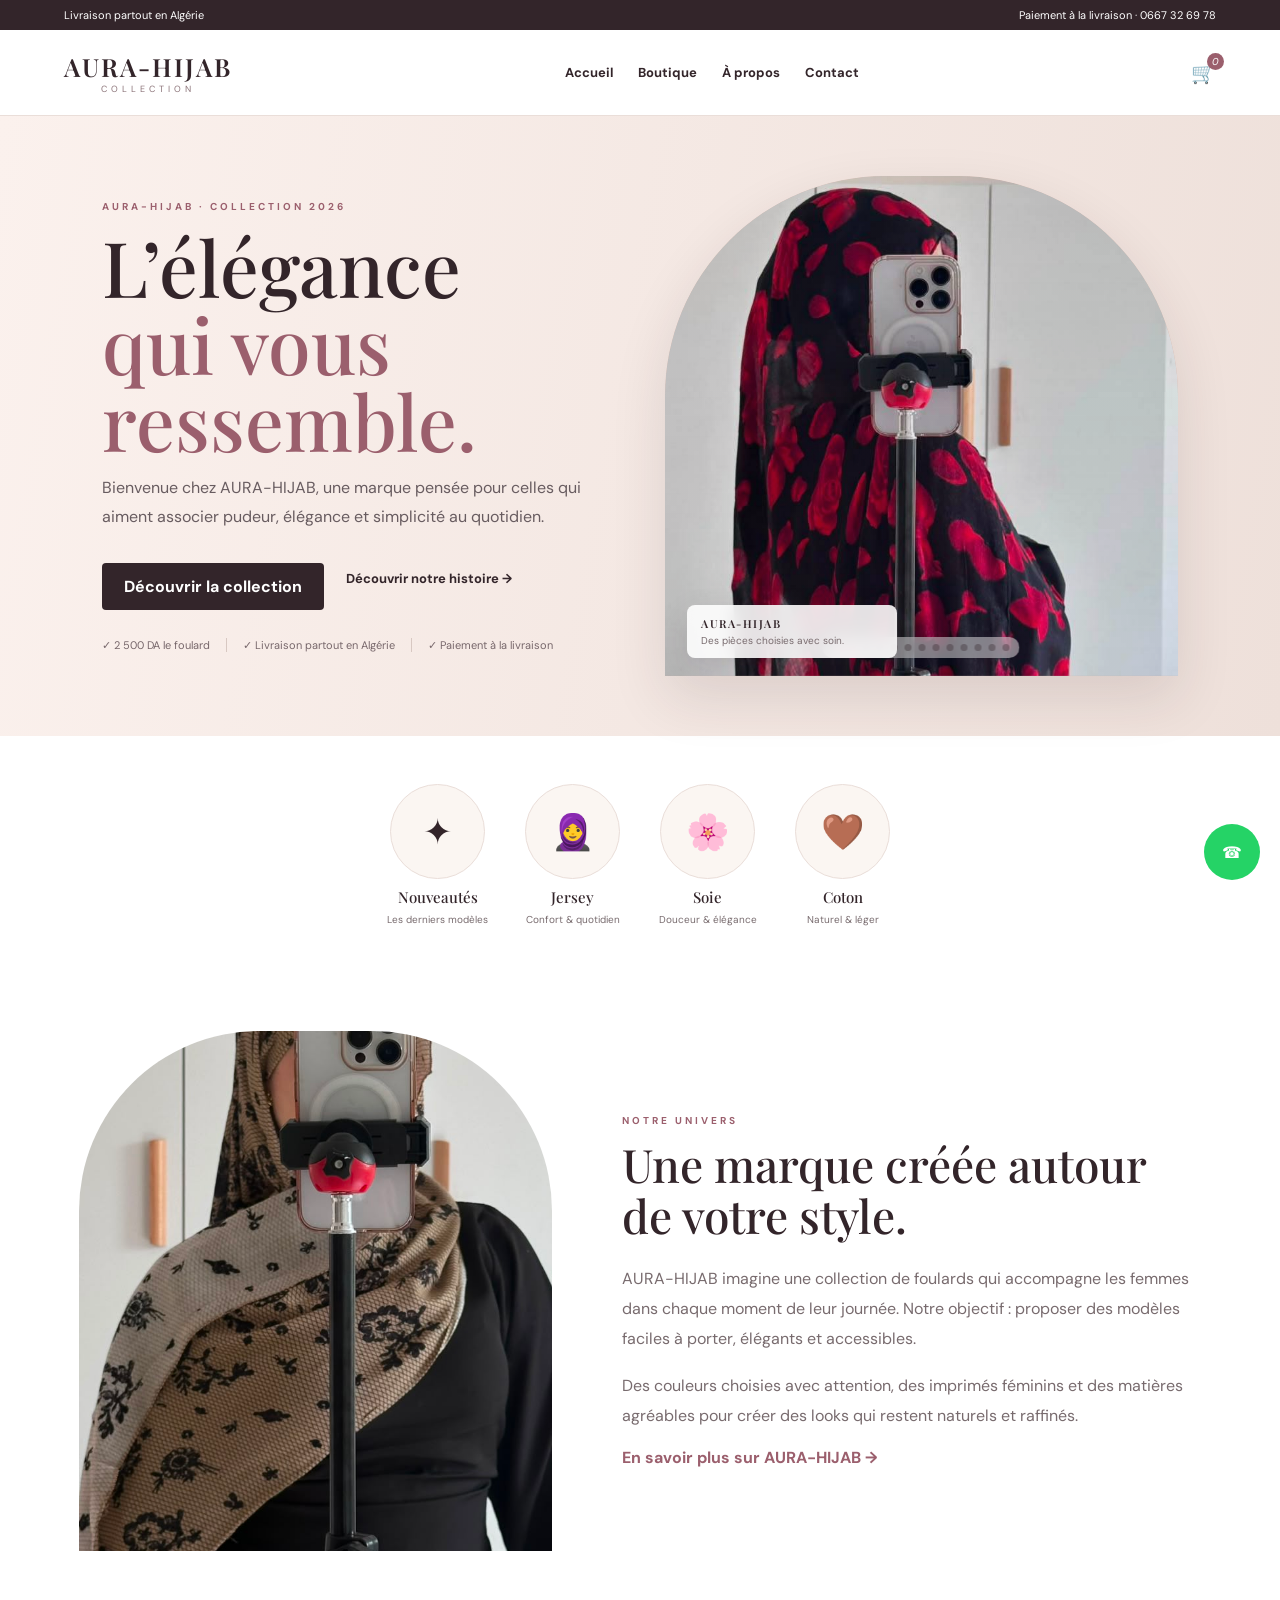
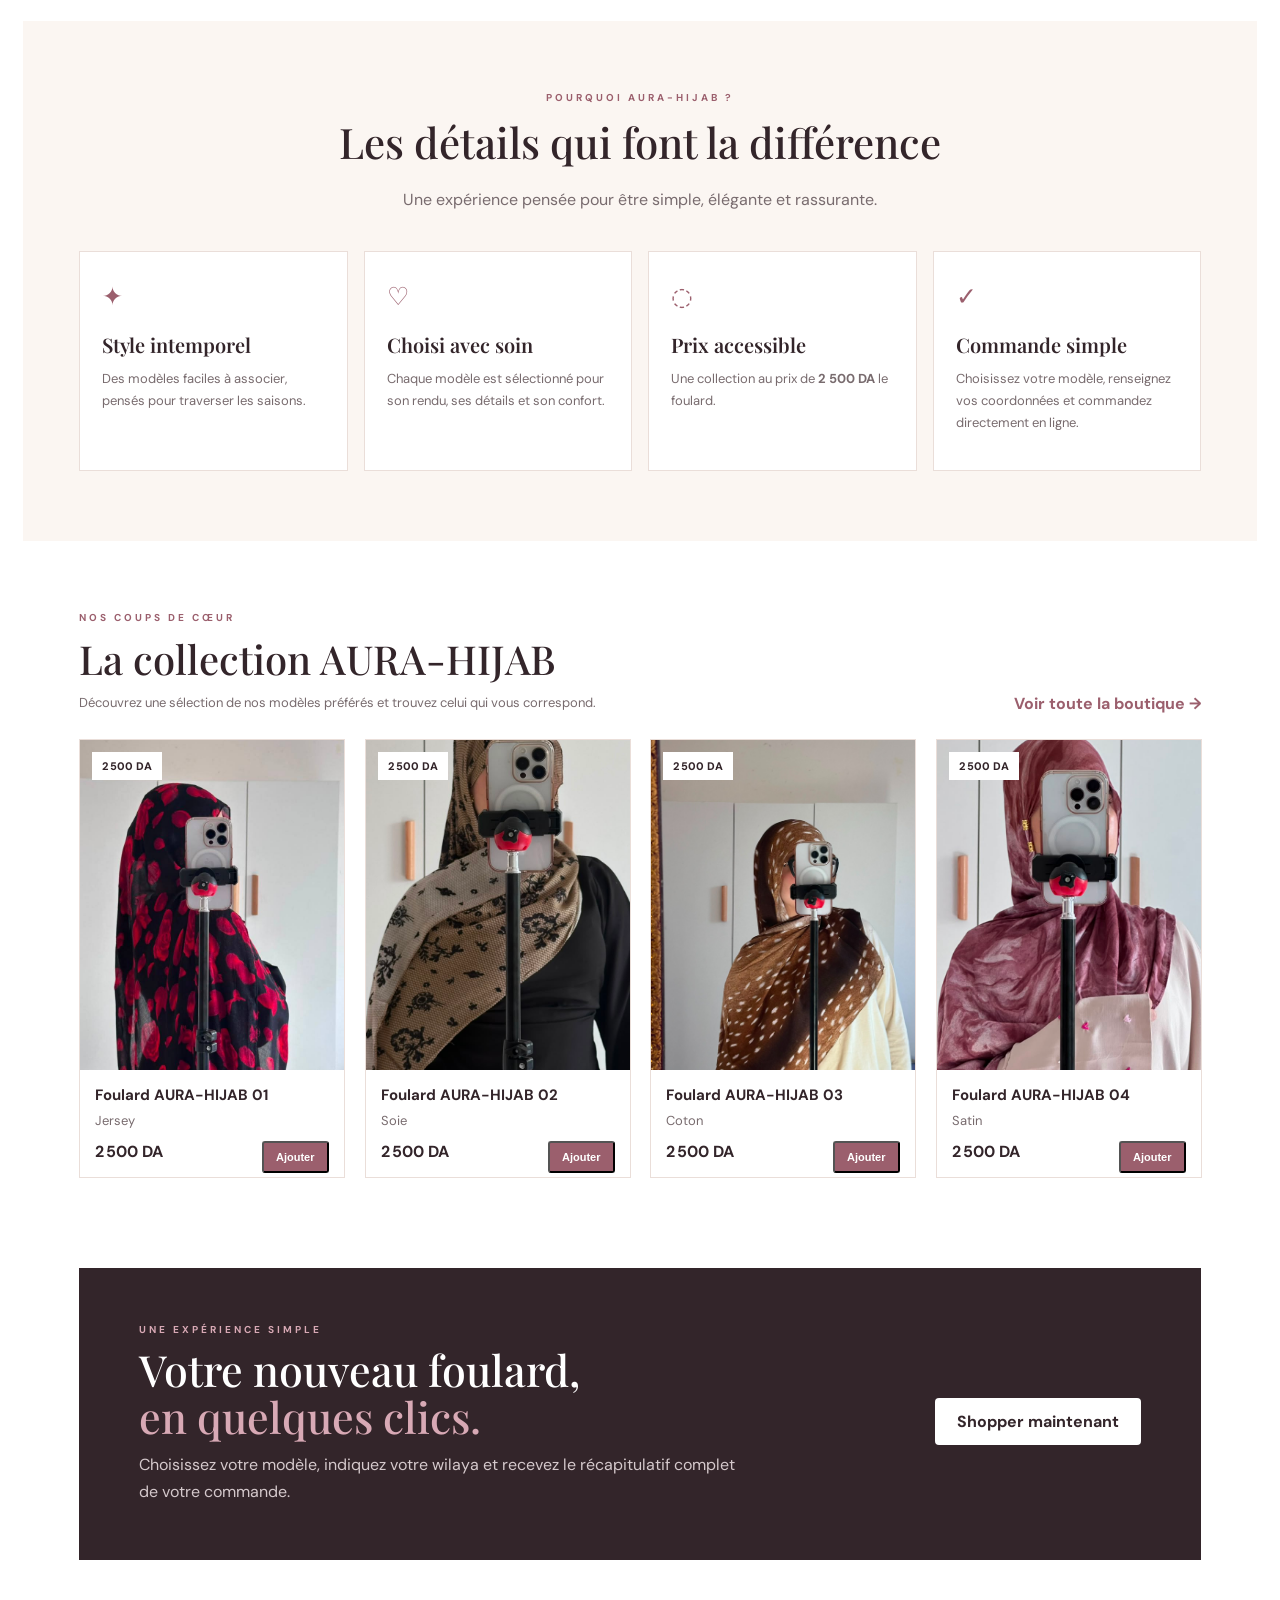
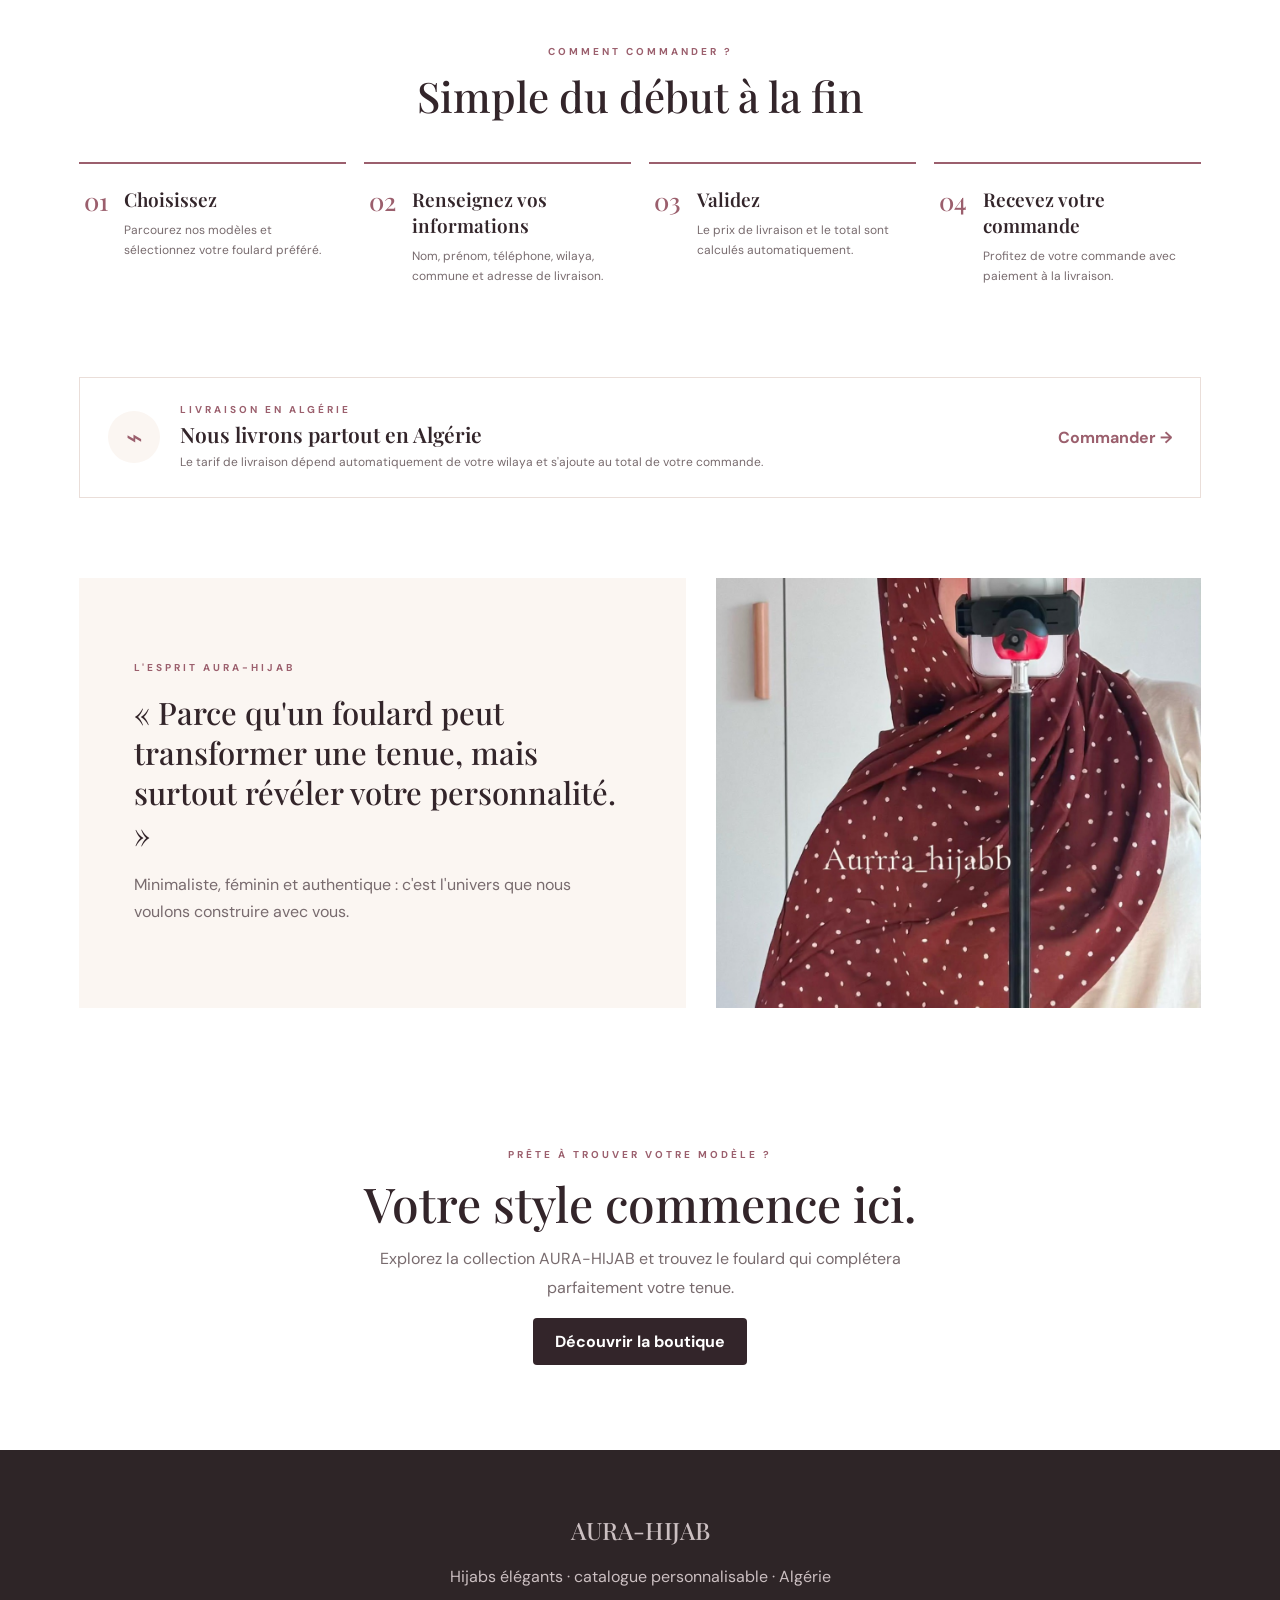
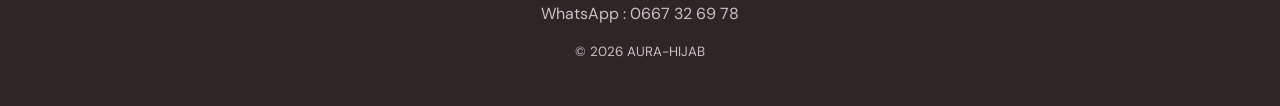
<file: index.html>
<!doctype html>
<html lang="fr">
<head>
<meta charset="utf-8">
<meta name="viewport" content="width=device-width,initial-scale=1">
<title>AURA-HIJAB — L'élégance au quotidien</title>
<meta name="description" content="AURA-HIJAB — Foulards élégants, féminins et faciles à porter. Découvrez notre collection et commandez en ligne.">
<link rel="stylesheet" href="css/style.css">
</head>
<body>
<div id="header"></div>

<main>
  <!-- HERO -->
  <section class="hero brand-hero">
    <div class="hero-copy">
      <div class="eyebrow">AURA-HIJAB · COLLECTION 2026</div>
      <h1>L’élégance<br><em>qui vous ressemble.</em></h1>
      <p>Bienvenue chez AURA-HIJAB, une marque pensée pour celles qui aiment associer pudeur, élégance et simplicité au quotidien.</p>
      <div class="hero-actions">
        <a class="btn" href="boutique.html">Découvrir la collection</a>
        <a class="text-btn" href="#notre-histoire">Découvrir notre histoire →</a>
      </div>
      <div class="hero-trust">
        <span>✓ 2 500 DA le foulard</span>
        <span>✓ Livraison partout en Algérie</span>
        <span>✓ Paiement à la livraison</span>
      </div>
    </div>
    <div class="hero-img hero-image-frame hero-slideshow" id="heroSlideshow" aria-label="Collection AURA-HIJAB">
      <div class="hero-slides" id="heroSlides">
        <img class="hero-slide active" src="assets/products/hijab-10.jpg" alt="Collection AURA-HIJAB — modèle 1">
        <img class="hero-slide" src="assets/products/hijab-6.jpg" alt="Collection AURA-HIJAB — modèle 2">
        <img class="hero-slide" src="assets/products/hijab-1.jpg" alt="Collection AURA-HIJAB — modèle 3">
        <img class="hero-slide" src="assets/products/hijab-8.jpg" alt="Collection AURA-HIJAB — modèle 4">
        <img class="hero-slide" src="assets/products/hijab-2.jpg" alt="Collection AURA-HIJAB — modèle 5">
        <img class="hero-slide" src="assets/products/hijab-4.jpg" alt="Collection AURA-HIJAB — modèle 6">
        <img class="hero-slide" src="assets/products/hijab-7.jpg" alt="Collection AURA-HIJAB — modèle 7">
        <img class="hero-slide" src="assets/products/hijab-11.jpg" alt="Collection AURA-HIJAB — modèle 8">
        <img class="hero-slide" src="assets/products/hijab-12.jpg" alt="Collection AURA-HIJAB — modèle 9">
        <img class="hero-slide" src="assets/products/hijab-3.jpg" alt="Collection AURA-HIJAB — modèle 10">
        <img class="hero-slide" src="assets/products/hijab-5.jpg" alt="Collection AURA-HIJAB — modèle 11">
        <img class="hero-slide" src="assets/products/hijab-9.jpg" alt="Collection AURA-HIJAB — modèle 12">
      </div>
      <button class="hero-control hero-prev" type="button" aria-label="Photo précédente">‹</button>
      <button class="hero-control hero-next" type="button" aria-label="Photo suivante">›</button>
      <div class="hero-dots" id="heroDots" aria-label="Choisir une photo"></div>
      <div class="hero-floating-card">
        <strong>AURA-HIJAB</strong>
        <span>Des pièces choisies avec soin.</span>
      </div>
    </div>
  </section>

  <div class="container">
    <!-- CATEGORIES -->
    <div class="cats enhanced-cats">
      <a class="cat" href="boutique.html"><div class="circle">✦</div><b>Nouveautés</b><small>Les derniers modèles</small></a>
      <a class="cat" href="boutique.html"><div class="circle">🧕</div><b>Jersey</b><small>Confort & quotidien</small></a>
      <a class="cat" href="boutique.html"><div class="circle">🌸</div><b>Soie</b><small>Douceur & élégance</small></a>
      <a class="cat" href="boutique.html"><div class="circle">🤎</div><b>Coton</b><small>Naturel & léger</small></a>
    </div>

    <!-- BRAND INTRO -->
    <section class="brand-intro section" id="notre-histoire">
      <div class="brand-intro-photo">
        <img src="assets/products/hijab-6.jpg" alt="AURA-HIJAB — notre univers">
      </div>
      <div class="brand-intro-copy">
        <div class="eyebrow">NOTRE UNIVERS</div>
        <h2>Une marque créée autour de votre style.</h2>
        <p>AURA-HIJAB imagine une collection de foulards qui accompagne les femmes dans chaque moment de leur journée. Notre objectif : proposer des modèles faciles à porter, élégants et accessibles.</p>
        <p>Des couleurs choisies avec attention, des imprimés féminins et des matières agréables pour créer des looks qui restent naturels et raffinés.</p>
        <a class="link" href="a-propos.html">En savoir plus sur AURA-HIJAB →</a>
      </div>
    </section>

    <!-- VALUES -->
    <section class="section values-section">
      <div class="center-head">
        <div class="eyebrow">POURQUOI AURA-HIJAB ?</div>
        <h2>Les détails qui font la différence</h2>
        <p>Une expérience pensée pour être simple, élégante et rassurante.</p>
      </div>
      <div class="values-grid">
        <article class="value-card"><div class="value-icon">✦</div><h3>Style intemporel</h3><p>Des modèles faciles à associer, pensés pour traverser les saisons.</p></article>
        <article class="value-card"><div class="value-icon">♡</div><h3>Choisi avec soin</h3><p>Chaque modèle est sélectionné pour son rendu, ses détails et son confort.</p></article>
        <article class="value-card"><div class="value-icon">◌</div><h3>Prix accessible</h3><p>Une collection au prix de <strong>2 500 DA</strong> le foulard.</p></article>
        <article class="value-card"><div class="value-icon">✓</div><h3>Commande simple</h3><p>Choisissez votre modèle, renseignez vos coordonnées et commandez directement en ligne.</p></article>
      </div>
    </section>

    <!-- COLLECTION -->
    <section class="section">
      <div class="head">
        <div><div class="eyebrow">NOS COUPS DE CŒUR</div><h2>La collection AURA-HIJAB</h2><p class="section-lead">Découvrez une sélection de nos modèles préférés et trouvez celui qui vous correspond.</p></div>
        <a class="link" href="boutique.html">Voir toute la boutique →</a>
      </div>
      <div class="grid" id="featured"></div>
    </section>

    <!-- PROMISE -->
    <section class="promise-banner">
      <div>
        <div class="eyebrow">UNE EXPÉRIENCE SIMPLE</div>
        <h2>Votre nouveau foulard,<br><em>en quelques clics.</em></h2>
        <p>Choisissez votre modèle, indiquez votre wilaya et recevez le récapitulatif complet de votre commande.</p>
      </div>
      <a class="btn light-btn" href="boutique.html">Shopper maintenant</a>
    </section>

    <!-- HOW IT WORKS -->
    <section class="section steps-section">
      <div class="center-head">
        <div class="eyebrow">COMMENT COMMANDER ?</div>
        <h2>Simple du début à la fin</h2>
      </div>
      <div class="steps-grid">
        <div class="step"><span>01</span><div><h3>Choisissez</h3><p>Parcourez nos modèles et sélectionnez votre foulard préféré.</p></div></div>
        <div class="step"><span>02</span><div><h3>Renseignez vos informations</h3><p>Nom, prénom, téléphone, wilaya, commune et adresse de livraison.</p></div></div>
        <div class="step"><span>03</span><div><h3>Validez</h3><p>Le prix de livraison et le total sont calculés automatiquement.</p></div></div>
        <div class="step"><span>04</span><div><h3>Recevez votre commande</h3><p>Profitez de votre commande avec paiement à la livraison.</p></div></div>
      </div>
    </section>

    <!-- DELIVERY -->
    <section class="delivery-highlight">
      <div class="delivery-icon">⌁</div>
      <div><div class="eyebrow">LIVRAISON EN ALGÉRIE</div><h3>Nous livrons partout en Algérie</h3><p>Le tarif de livraison dépend automatiquement de votre wilaya et s'ajoute au total de votre commande.</p></div>
      <a class="link" href="commande.html">Commander →</a>
    </section>

    <!-- TESTIMONIAL STYLE -->
    <section class="section editorial-section">
      <div class="editorial-card">
        <div class="eyebrow">L'ESPRIT AURA-HIJAB</div>
        <blockquote>« Parce qu'un foulard peut transformer une tenue, mais surtout révéler votre personnalité. »</blockquote>
        <p>Minimaliste, féminin et authentique : c'est l'univers que nous voulons construire avec vous.</p>
      </div>
      <div class="editorial-photo"><img src="assets/products/hijab-3.jpg" alt="Style AURA-HIJAB"></div>
    </section>

    <!-- FINAL CTA -->
    <section class="final-cta">
      <div class="eyebrow">PRÊTE À TROUVER VOTRE MODÈLE ?</div>
      <h2>Votre style commence ici.</h2>
      <p>Explorez la collection AURA-HIJAB et trouvez le foulard qui complétera parfaitement votre tenue.</p>
      <a class="btn" href="boutique.html">Découvrir la boutique</a>
    </section>
  </div>
</main>

<div id="footer"></div>
<script src="js/data.js"></script>
<script src="js/app.js"></script>

<script>
(() => {
  const slideshow = document.getElementById('heroSlideshow');
  if (!slideshow) return;
  const slides = [...slideshow.querySelectorAll('.hero-slide')];
  const dotsWrap = document.getElementById('heroDots');
  const prev = slideshow.querySelector('.hero-prev');
  const next = slideshow.querySelector('.hero-next');
  let current = 0;
  let timer;
  const INTERVAL = 5200;

  slides.forEach((_, i) => {
    const dot = document.createElement('button');
    dot.type = 'button';
    dot.className = 'hero-dot' + (i === 0 ? ' active' : '');
    dot.setAttribute('aria-label', 'Afficher la photo ' + (i + 1));
    dot.addEventListener('click', () => { show(i); restart(); });
    dotsWrap.appendChild(dot);
  });
  const dots = [...dotsWrap.children];

  function show(index) {
    current = (index + slides.length) % slides.length;
    slides.forEach((slide, i) => slide.classList.toggle('active', i === current));
    dots.forEach((dot, i) => dot.classList.toggle('active', i === current));
  }
  function start() { clearInterval(timer); timer = setInterval(() => show(current + 1), INTERVAL); }
  function restart() { clearInterval(timer); start(); }

  prev.addEventListener('click', () => { show(current - 1); restart(); });
  next.addEventListener('click', () => { show(current + 1); restart(); });
  slideshow.addEventListener('mouseenter', () => clearInterval(timer));
  slideshow.addEventListener('mouseleave', start);

  let touchStartX = 0;
  slideshow.addEventListener('touchstart', e => {
    touchStartX = e.changedTouches[0].clientX;
    clearInterval(timer);
  }, {passive:true});
  slideshow.addEventListener('touchend', e => {
    const dx = e.changedTouches[0].clientX - touchStartX;
    if (Math.abs(dx) > 45) show(current + (dx < 0 ? 1 : -1));
    start();
  }, {passive:true});

  start();
})();
</script>
</body>
</html>
</file>
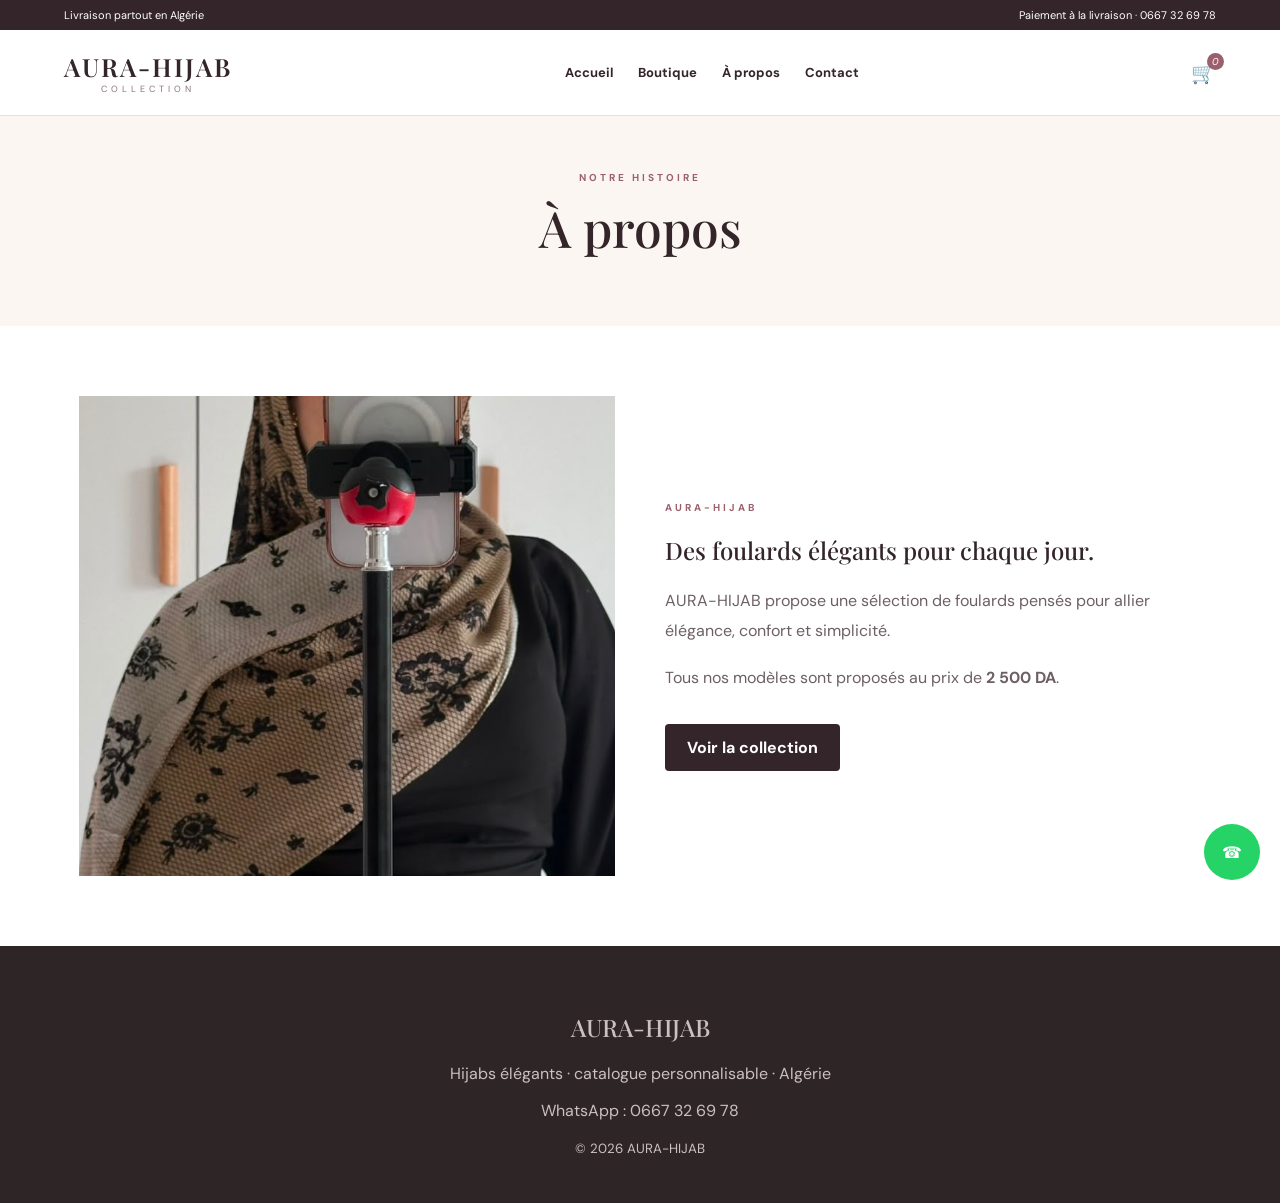
<file: a-propos.html>
<!doctype html><html lang="fr"><head><meta charset="utf-8"><meta name="viewport" content="width=device-width,initial-scale=1"><title>À propos — AURA-HIJAB</title><link rel="stylesheet" href="css/style.css"></head><body><div id="header"></div><section class="page"><div class="eyebrow">NOTRE HISTOIRE</div><h1>À propos</h1></section><main class="container"><section class="about"><div class="about-img"><img src="assets/products/hijab-6.jpg" alt="AURA-HIJAB"></div><div><div class="eyebrow">AURA-HIJAB</div><h2>Des foulards élégants pour chaque jour.</h2><p>AURA-HIJAB propose une sélection de foulards pensés pour allier élégance, confort et simplicité.</p><p>Tous nos modèles sont proposés au prix de <b>2 500 DA</b>.</p><a class="btn" href="boutique.html">Voir la collection</a></div></section></main><div id="footer"></div><script src="js/data.js"></script><script src="js/app.js"></script></body></html>
</file>
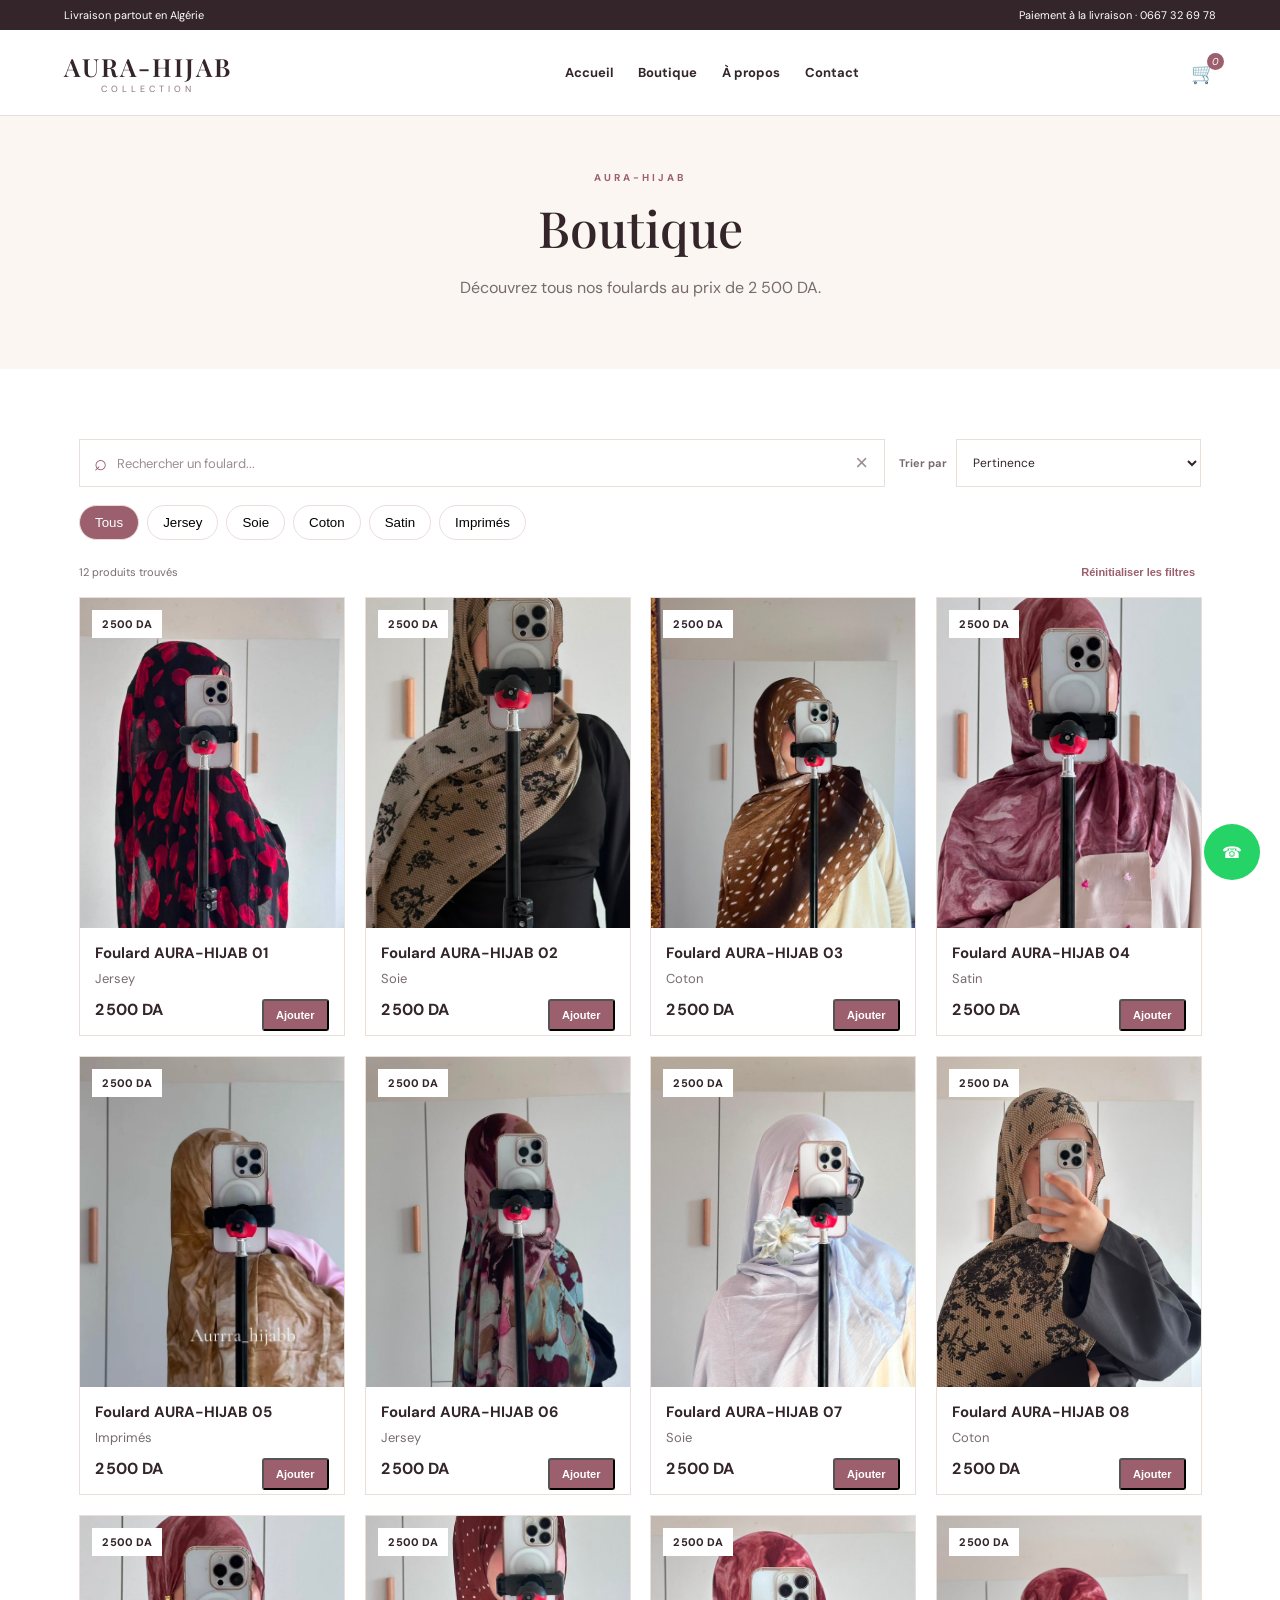
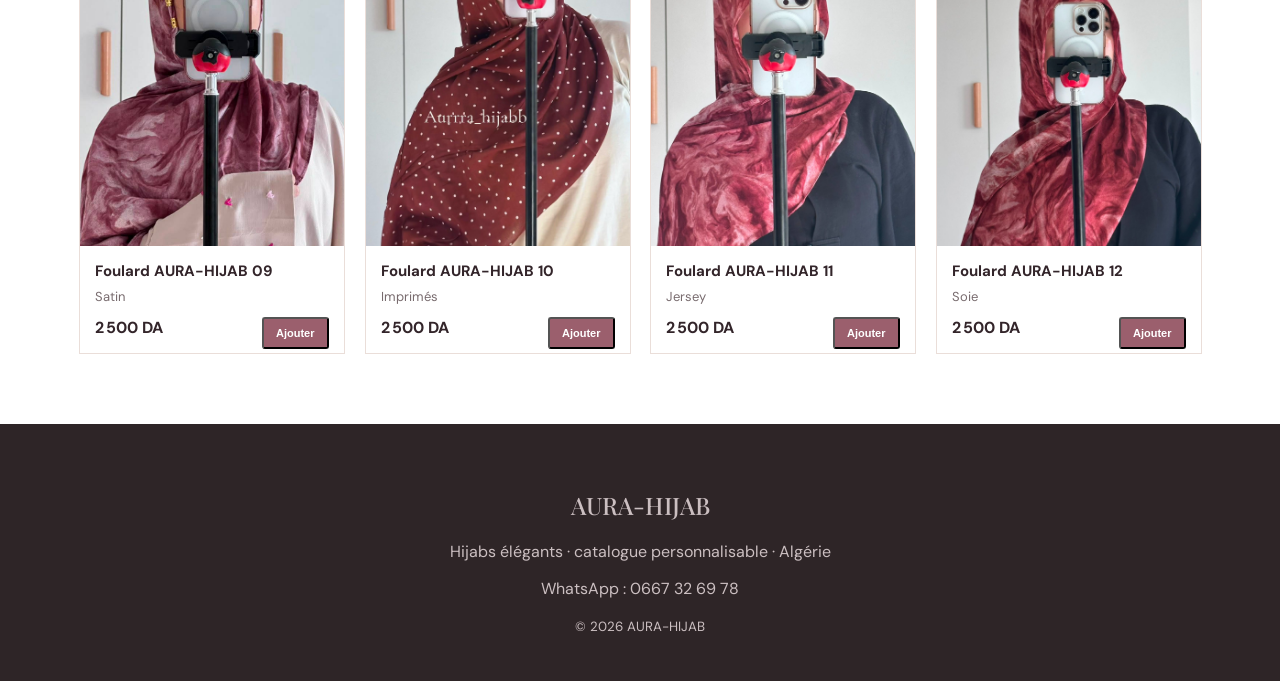
<file: boutique.html>
<!doctype html>
<html lang="fr"><head><meta charset="utf-8"><meta name="viewport" content="width=device-width,initial-scale=1">
<title>Boutique — AURA-HIJAB</title><link rel="stylesheet" href="css/style.css"></head>
<body><div id="header"></div>
<section class="page"><div class="eyebrow">AURA-HIJAB</div><h1>Boutique</h1><p>Découvrez tous nos foulards au prix de 2 500 DA.</p></section>
<main class="container"><section class="section">
<div class="shop-tools">
  <div class="search-box">
    <span>⌕</span>
    <input id="productSearch" type="search" placeholder="Rechercher un foulard..." autocomplete="off">
    <button id="clearSearch" type="button" aria-label="Effacer la recherche">×</button>
  </div>
  <div class="sort-box">
    <label for="sortProducts">Trier par</label>
    <select id="sortProducts">
      <option value="default">Pertinence</option>
      <option value="price-asc">Prix : moins cher → plus cher</option>
      <option value="price-desc">Prix : plus cher → moins cher</option>
      <option value="name-asc">Nom : A → Z</option>
      <option value="name-desc">Nom : Z → A</option>
    </select>
  </div>
</div>
<div class="filters">
<button class="filter active" data-cat="Tous">Tous</button><button class="filter" data-cat="Jersey">Jersey</button>
<button class="filter" data-cat="Soie">Soie</button><button class="filter" data-cat="Coton">Coton</button>
<button class="filter" data-cat="Satin">Satin</button><button class="filter" data-cat="Imprimés">Imprimés</button>
</div>
<div class="shop-result-bar"><span id="resultCount"></span><button id="resetShop" type="button">Réinitialiser les filtres</button></div>
<div class="grid" id="products"></div>
<div id="noResults" class="empty shop-empty" hidden>Aucun produit ne correspond à votre recherche.<br><button class="btn" id="resetEmpty">Afficher tous les produits</button></div>
</section></main>
<div id="footer"></div>
<script src="js/data.js"></script><script src="js/app.js"></script>
<script>
let activeCat="Tous", searchTerm="", sortMode="default";
const productsEl=document.getElementById("products");
const searchEl=document.getElementById("productSearch");
const sortEl=document.getElementById("sortProducts");

function renderShop(){
  let list=PRODUCTS.filter(p=>
    (activeCat==="Tous" || p.category===activeCat) &&
    ((p.name+" "+p.category+" "+p.description).toLowerCase().includes(searchTerm.toLowerCase()))
  );
  if(sortMode==="price-asc") list.sort((a,b)=>a.price-b.price);
  if(sortMode==="price-desc") list.sort((a,b)=>b.price-a.price);
  if(sortMode==="name-asc") list.sort((a,b)=>a.name.localeCompare(b.name,"fr"));
  if(sortMode==="name-desc") list.sort((a,b)=>b.name.localeCompare(a.name,"fr"));

  document.getElementById("resultCount").textContent =
    list.length+" produit"+(list.length>1?"s":"")+" trouvé"+(list.length>1?"s":"");
  productsEl.innerHTML=list.map(card).join("");
  document.getElementById("noResults").hidden=!!list.length;
  productsEl.style.display=list.length?"grid":"none";
}
document.querySelectorAll(".filter").forEach(b=>b.addEventListener("click",()=>{
  document.querySelectorAll(".filter").forEach(x=>x.classList.remove("active"));
  b.classList.add("active"); activeCat=b.dataset.cat; renderShop();
}));
searchEl.addEventListener("input",()=>{searchTerm=searchEl.value.trim();renderShop()});
sortEl.addEventListener("change",()=>{sortMode=sortEl.value;renderShop()});
document.getElementById("clearSearch").onclick=()=>{searchEl.value="";searchTerm="";searchEl.focus();renderShop()};
function resetShop(){activeCat="Tous";searchTerm="";sortMode="default";searchEl.value="";sortEl.value="default";document.querySelectorAll(".filter").forEach(x=>x.classList.remove("active"));document.querySelector('.filter[data-cat="Tous"]').classList.add("active");renderShop()}
document.getElementById("resetShop").onclick=resetShop;
document.getElementById("resetEmpty").onclick=resetShop;
renderShop();
</script></body></html>
</file>
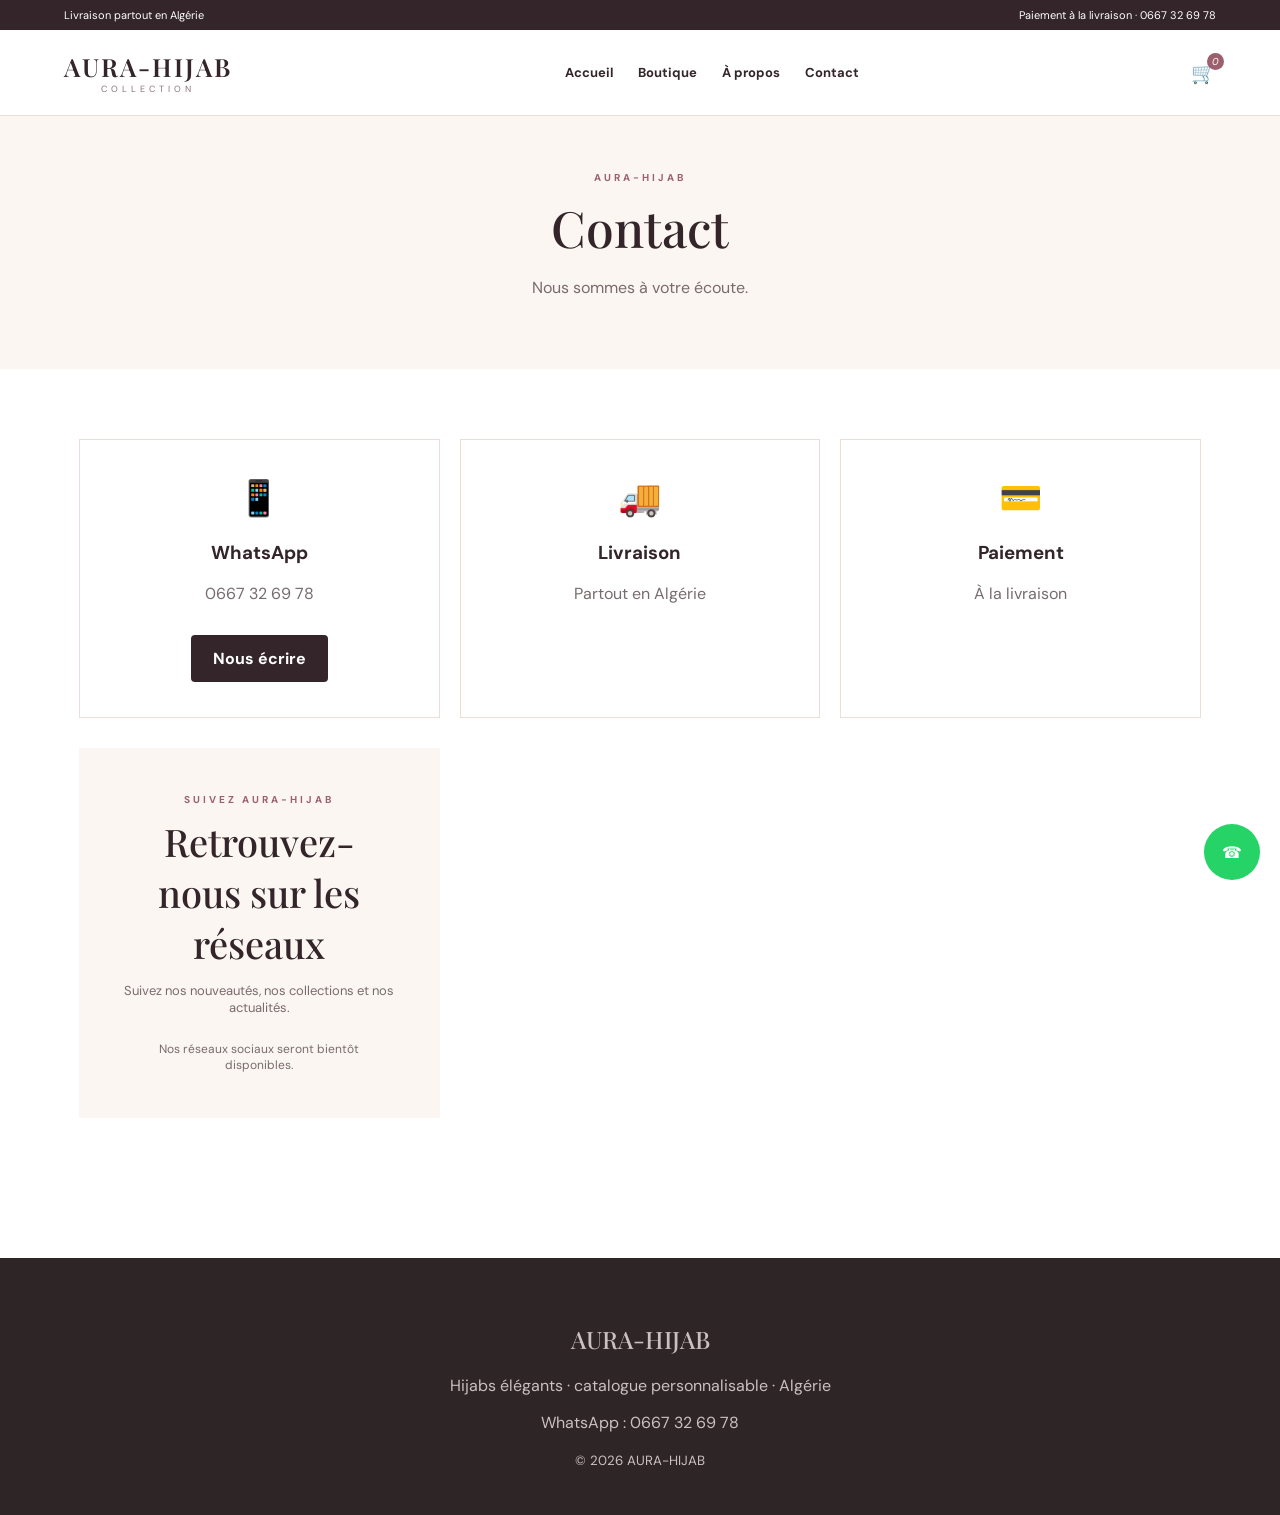
<file: contact.html>
<!doctype html><html lang="fr"><head><meta charset="utf-8"><meta name="viewport" content="width=device-width,initial-scale=1"><title>Contact — AURA-HIJAB</title><link rel="stylesheet" href="css/style.css"></head><body><div id="header"></div><section class="page"><div class="eyebrow">AURA-HIJAB</div><h1>Contact</h1><p>Nous sommes à votre écoute.</p></section><main class="container"><section class="contact-grid"><div class="contact-card"><div class="ico">📱</div><h3>WhatsApp</h3><p>0667 32 69 78</p><a class="btn" href="https://wa.me/213667326978" target="_blank">Nous écrire</a></div><div class="contact-card"><div class="ico">🚚</div><h3>Livraison</h3><p>Partout en Algérie</p></div><div class="contact-card"><div class="ico">💳</div><h3>Paiement</h3><p>À la livraison</p></div>
<section class="social-section">
  <div class="eyebrow">SUIVEZ AURA-HIJAB</div>
  <h2>Retrouvez-nous sur les réseaux</h2>
  <p>Suivez nos nouveautés, nos collections et nos actualités.</p>
  <div id="socialLinks" class="social-links"></div>
</section>
</section></main><div id="footer"></div><script src="js/data.js"></script><script src="js/app.js"></script><script src="js/social.js"></script><script>renderSocialLinks();</script></body></html>
</file>
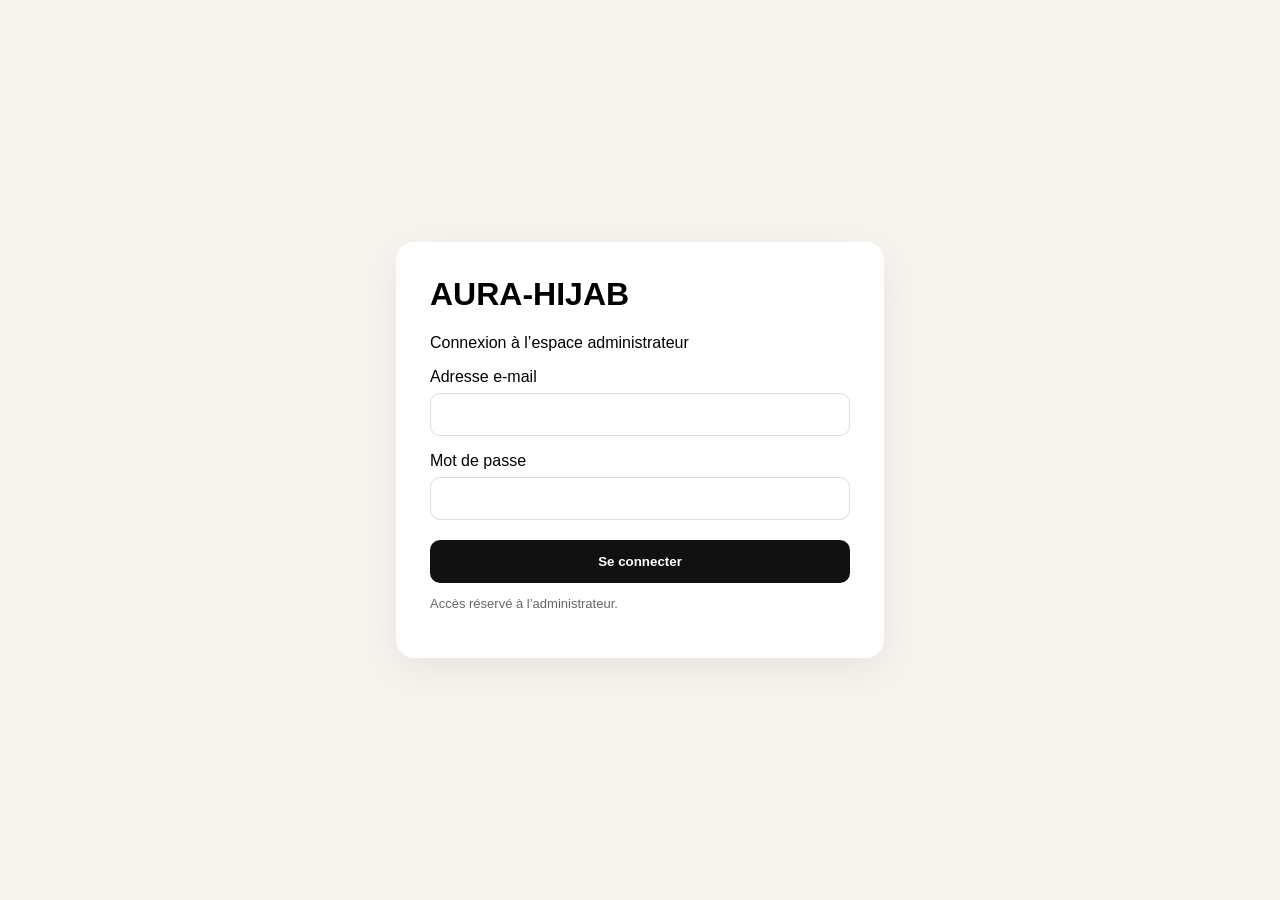
<file: gestion-aura-9x7k.html>
<!doctype html><html lang="fr"><head><meta charset="utf-8"><meta name="viewport" content="width=device-width,initial-scale=1"><meta name="robots" content="noindex,nofollow,noarchive"><title>Administration — AURA-HIJAB</title><style>body{font-family:Arial,sans-serif;background:#f7f3ef;display:grid;place-items:center;min-height:100vh;margin:0}.card{width:min(420px,90%);background:#fff;padding:34px;border-radius:18px;box-shadow:0 12px 40px #0001}h1{margin-top:0}.muted{color:#666;font-size:13px}label{display:block;margin:16px 0 7px}input{box-sizing:border-box;width:100%;padding:13px;border:1px solid #ddd;border-radius:10px}button{width:100%;margin-top:20px;padding:14px;border:0;border-radius:10px;background:#111;color:#fff;font-weight:700;cursor:pointer}.err{background:#fee2e2;color:#991b1b;padding:10px;border-radius:8px}</style></head><body><main class="card"><h1>AURA-HIJAB</h1><p>Connexion à l’espace administrateur</p><form id="login"><label>Adresse e-mail</label><input id="email" type="email" autocomplete="username" required><label>Mot de passe</label><input id="password" type="password" autocomplete="current-password" required><button>Se connecter</button><p id="err" class="err" hidden></p></form><p class="muted">Accès réservé à l’administrateur.</p></main><script>document.getElementById('login').addEventListener('submit',async e=>{e.preventDefault();const err=document.getElementById('err');err.hidden=true;try{const r=await fetch('/api/admin-login',{method:'POST',headers:{'content-type':'application/json'},body:JSON.stringify({email:document.getElementById('email').value,password:document.getElementById('password').value})});const d=await r.json();if(!r.ok)throw new Error(d.error||'Connexion impossible');location.href='/admin-dashboard.html'}catch(x){err.textContent=x.message;err.hidden=false}});</script></body></html>
</file>
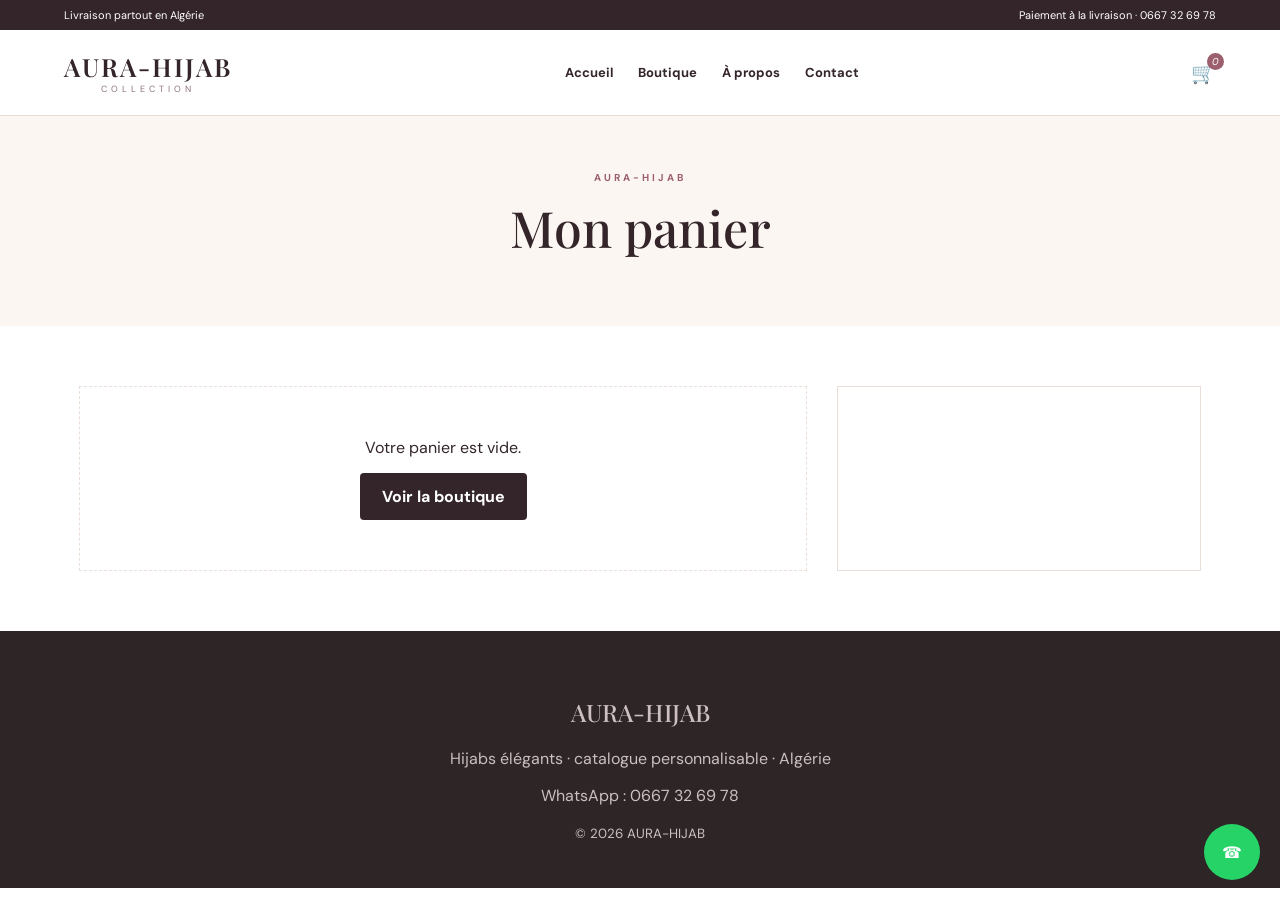
<file: panier.html>
<!doctype html><html lang="fr"><head><meta charset="utf-8"><meta name="viewport" content="width=device-width,initial-scale=1"><title>Panier — AURA-HIJAB</title><link rel="stylesheet" href="css/style.css"></head><body><div id="header"></div><section class="page"><div class="eyebrow">AURA-HIJAB</div><h1>Mon panier</h1></section><main class="container"><section class="two"><div id="basket"></div><aside class="box" id="summary"></aside></section></main><div id="footer"></div><script src="js/data.js"></script><script src="js/app.js"></script></body></html>
</file>
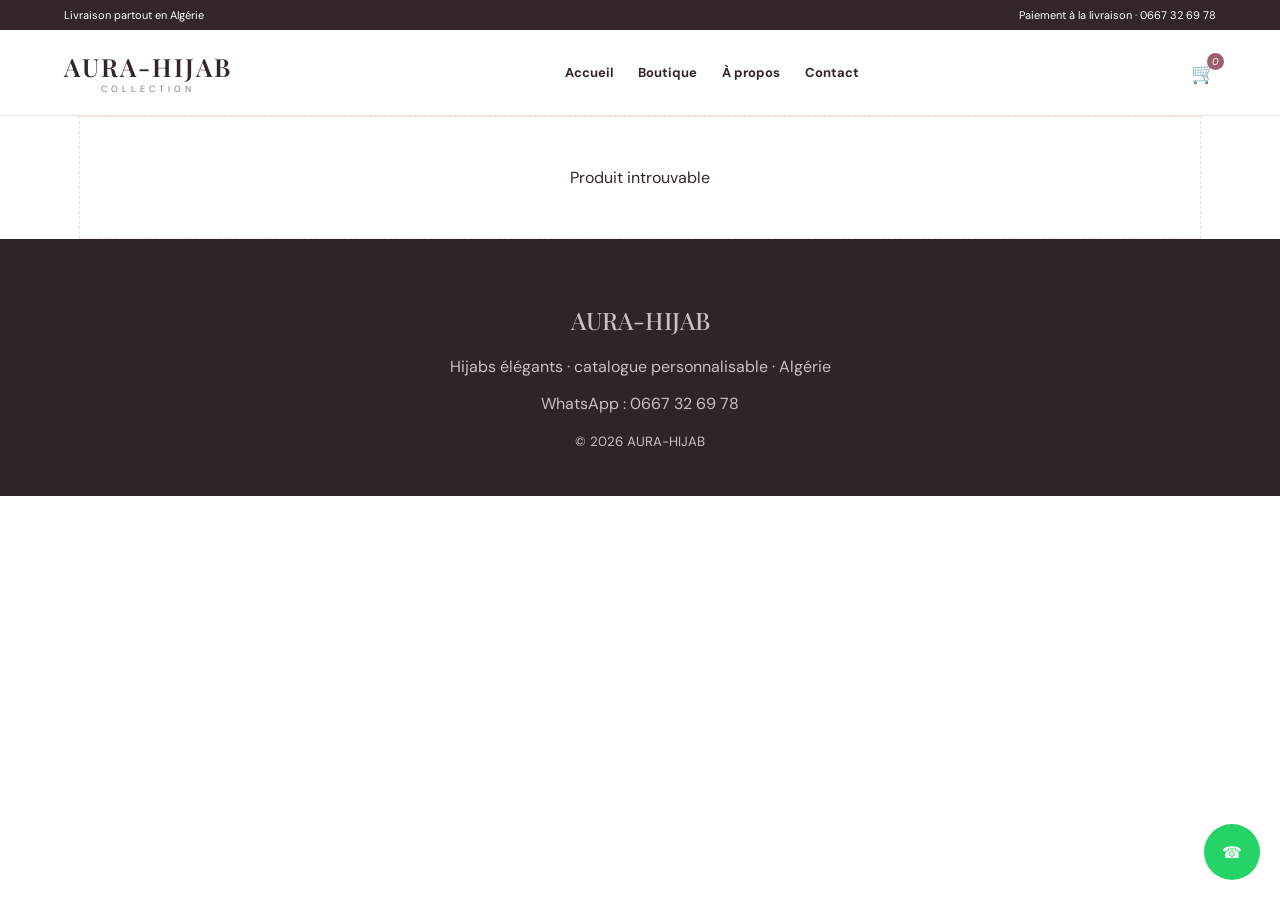
<file: produit.html>
<!doctype html><html lang="fr"><head><meta charset="utf-8"><meta name="viewport" content="width=device-width,initial-scale=1"><title>Produit — AURA-HIJAB</title><link rel="stylesheet" href="css/style.css"></head><body><div id="header"></div><main class="container"><section id="detail"></section></main><div id="footer"></div><script src="js/data.js"></script><script src="js/app.js"></script></body></html>
</file>
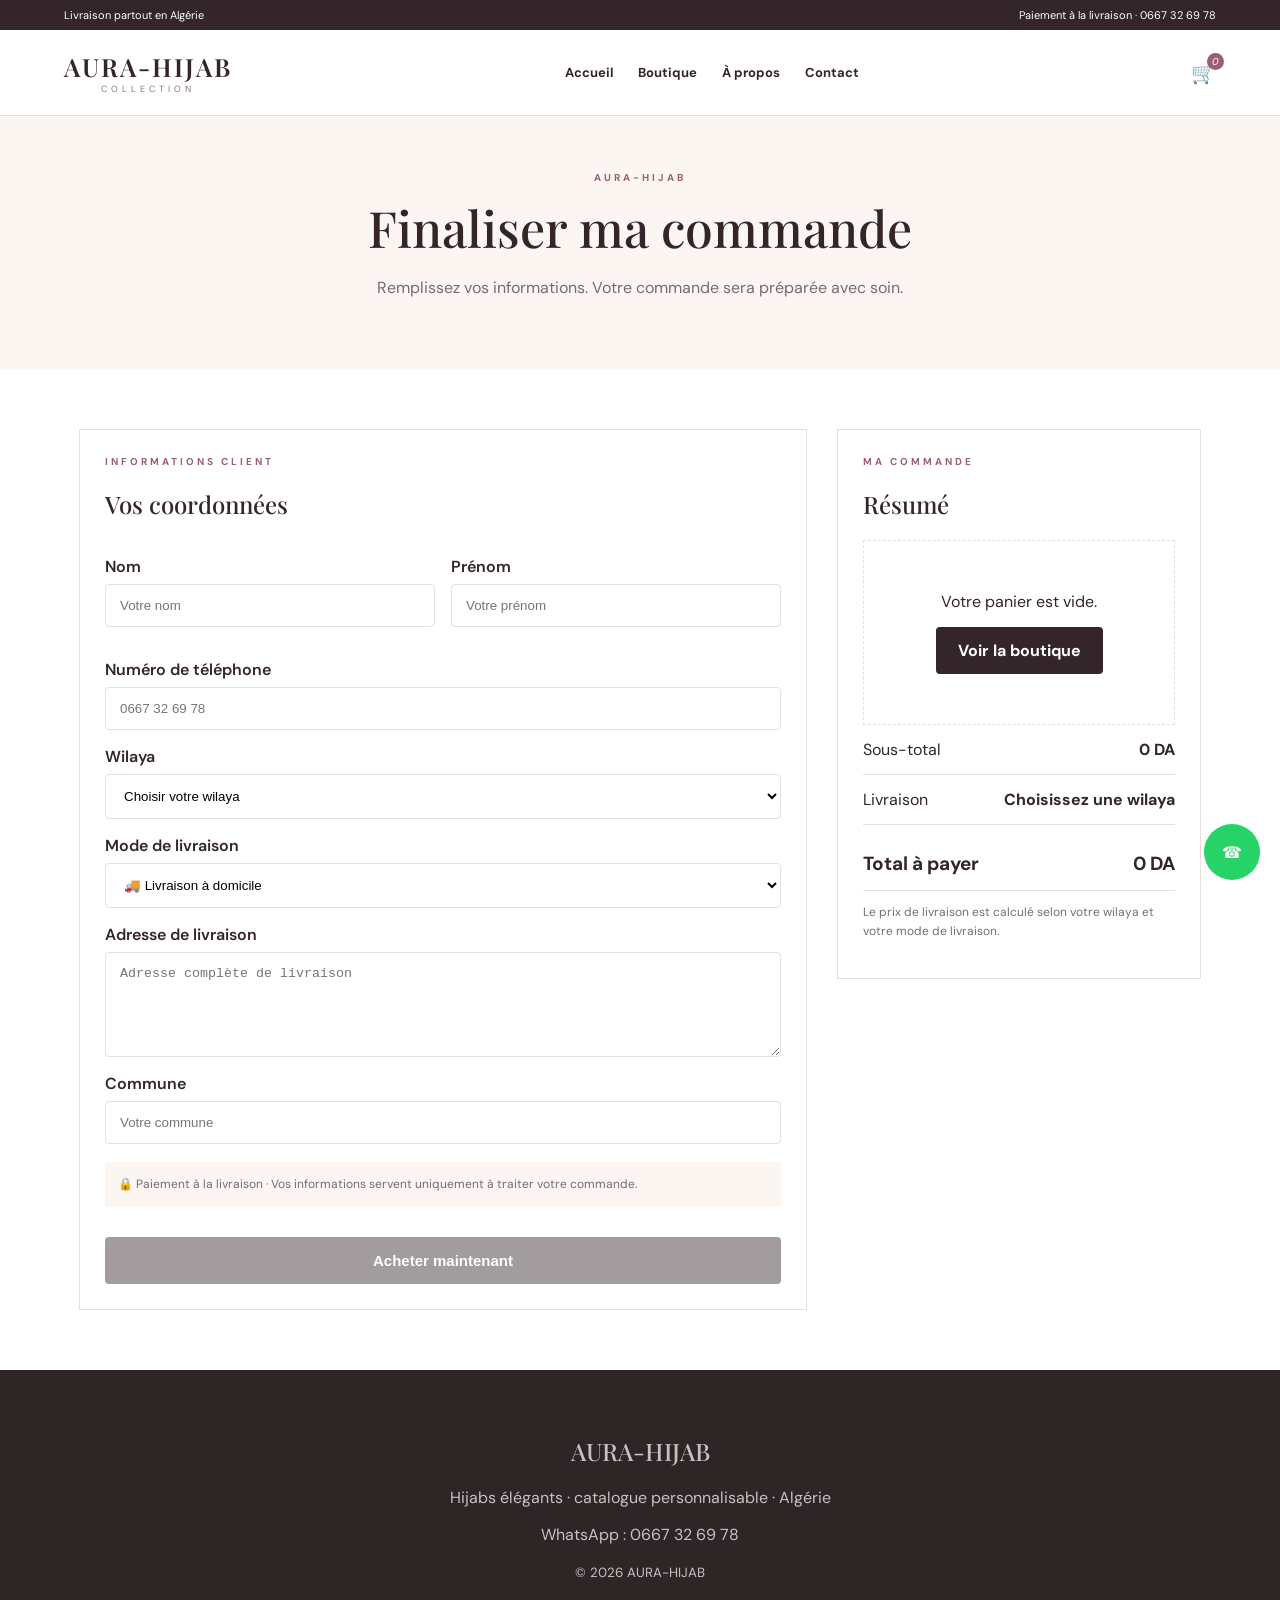
<file: AURA-HIJAB-PRO-COMMANDE/commande.html>
<!doctype html>
<html lang="fr"><head><meta charset="utf-8"><meta name="viewport" content="width=device-width,initial-scale=1">
<title>Commander — AURA-HIJAB</title><link rel="stylesheet" href="css/style.css"></head>
<body><div id="header"></div>

<section class="page"><div class="eyebrow">AURA-HIJAB</div><h1>Finaliser ma commande</h1>
<p>Remplissez vos informations. Votre commande sera préparée avec soin.</p></section>

<main class="container">
<section class="two" style="align-items:start">
<div class="box">
<div class="eyebrow">INFORMATIONS CLIENT</div>
<h2>Vos coordonnées</h2>
<form id="orderForm" class="order-form">
<div class="form-grid">
<label>Nom
<input id="nom" required autocomplete="family-name" placeholder="Votre nom"></label>
<label>Prénom
<input id="prenom" required autocomplete="given-name" placeholder="Votre prénom"></label>
</div>
<label>Numéro de téléphone
<input id="telephone" required type="tel" inputmode="tel" pattern="[0-9+ ]{9,15}" placeholder="0667 32 69 78"></label>
<label>Wilaya
<select id="wilaya" required><option value="">Choisir votre wilaya</option></select></label>
<label>Mode de livraison
<select id="deliveryType" required><option value="domicile">🚚 Livraison à domicile</option><option value="bureau">📦 Livraison au bureau</option></select></label>
<label>Adresse de livraison
<textarea id="adresse" required placeholder="Adresse complète de livraison"></textarea></label>
<label>Commune
<input id="commune" required placeholder="Votre commune"></label>
<div class="secure-note">🔒 Paiement à la livraison · Vos informations servent uniquement à traiter votre commande.</div>
<button class="btn buy-final" type="submit">Acheter maintenant</button>
</form>
</div>

<aside class="box order-summary">
<div class="eyebrow">MA COMMANDE</div><h2>Résumé</h2>
<div id="orderItems"></div>
<div class="row"><span>Sous-total</span><b id="subtotal">0 DA</b></div>
<div class="row"><span>Livraison</span><b id="shipping">Choisissez une wilaya</b></div>
<div class="row total-row"><b>Total à payer</b><b id="total">0 DA</b></div>
<p class="small-note">Le prix de livraison est calculé selon votre wilaya et votre mode de livraison.</p>
</aside>
</section>
</main>

<div id="success" class="success-overlay" hidden>
<div class="success-card"><div class="success-icon">✓</div><h2>Commande confirmée !</h2>
<p>Merci pour votre commande AURA-HIJAB.</p><div id="successDetails"></div>
<a class="btn" href="index.html">Retour à l'accueil</a></div></div>

<div id="footer"></div>
<script src="js/data.js"></script><script src="js/delivery.js"></script><script src="js/app.js"></script>
<script>
function money(n){return new Intl.NumberFormat("fr-FR").format(n)+" DA"}
function getCart(){return JSON.parse(localStorage.getItem("aura_cart")||"[]")}
function renderOrder(){
 const c=getCart(), items=document.getElementById("orderItems");
 if(!c.length){items.innerHTML='<div class="empty">Votre panier est vide.<br><a class="btn" href="boutique.html">Voir la boutique</a></div>';document.querySelector(".buy-final").disabled=true;return;}
 let sub=0;
 items.innerHTML=c.map(x=>{const p=PRODUCTS.find(a=>a.id==x.id);sub+=p.price*x.q;return `<div class="order-item"><div><b>${p.name}</b><small>${x.q} × ${money(p.price)}</small></div><strong>${money(p.price*x.q)}</strong></div>`}).join("");
 document.getElementById("subtotal").textContent=money(sub);
 updateTotal();
}
function updateTotal(){
 const wilaya=document.getElementById("wilaya").value,c=getCart();
 const sub=c.reduce((s,x)=>{const p=PRODUCTS.find(a=>a.id==x.id);return s+p.price*x.q},0);
 if(!wilaya){document.getElementById("shipping").textContent="Choisissez une wilaya";document.getElementById("total").textContent=money(sub);return;}
 const type=document.getElementById("deliveryType").value;const d=deliveryPrice(wilaya,type);document.getElementById("shipping").textContent=money(d);document.getElementById("total").textContent=money(sub+d);
}
Object.entries(getDeliveryPrices()).forEach(([w,price])=>{const o=document.createElement("option");o.value=w;o.textContent=w;document.getElementById("wilaya").appendChild(o)});
document.getElementById("wilaya").addEventListener("change",updateTotal);document.getElementById("deliveryType").addEventListener("change",updateTotal);
document.getElementById("orderForm").addEventListener("submit",e=>{
 e.preventDefault();const c=getCart(),w=document.getElementById("wilaya").value;
 if(!c.length||!w)return;
 const type=document.getElementById("deliveryType").value;const sub=c.reduce((s,x)=>{const p=PRODUCTS.find(a=>a.id==x.id);return s+p.price*x.q},0),d=deliveryPrice(w,type),total=sub+d;
 const order={id:"AH-"+Date.now().toString().slice(-8),date:new Date().toLocaleString("fr-FR"),nom:nom.value,prenom:prenom.value,telephone:telephone.value,wilaya:w,deliveryType:type,deliveryTypeLabel:type==="bureau"?"Bureau":"Domicile",commune:commune.value,adresse:adresse.value,items:c,subtotal:sub,delivery:d,total};
 const orders=JSON.parse(localStorage.getItem("aura_orders")||"[]");orders.push(order);localStorage.setItem("aura_orders",JSON.stringify(orders));localStorage.removeItem("aura_cart");
 document.getElementById("successDetails").innerHTML=`<p><b>N° de commande :</b> ${order.id}</p><p><b>Total :</b> ${money(total)}</p><p><b>Livraison :</b> ${w} · ${type==="bureau"?"Bureau":"Domicile"} · ${money(d)}</p><p>Notre équipe vous contactera au <b>${telephone.value}</b> pour confirmer la livraison.</p>`;
 document.getElementById("success").hidden=false;updateCount();
});
renderOrder();
</script>
</body></html>
</file>
<file: css/style.css>
@import url("https://fonts.googleapis.com/css2?family=DM+Sans:wght@400;500;600;700&family=Playfair+Display:wght@500;600&display=swap");
:root{--ink:#33252a;--rose:#9b5f6d;--cream:#fbf6f2;--beige:#eadbd4;--line:#eaded9;--muted:#786b6e}
*{box-sizing:border-box}body{margin:0;color:var(--ink);font-family:"DM Sans",Arial;background:#fff}a{text-decoration:none;color:inherit}
.top{background:var(--ink);color:#fff;padding:8px 5%;font-size:11px;display:flex;justify-content:space-between}
header{height:86px;display:flex;align-items:center;justify-content:space-between;padding:0 5%;border-bottom:1px solid var(--line);position:sticky;top:0;background:#fff;z-index:5}
.logo{font:600 25px "Playfair Display";letter-spacing:2px}.logo small{display:block;font:9px "DM Sans";letter-spacing:4px;color:#8c7479;text-align:center}
nav{display:flex;gap:25px}nav a{font-size:13px;font-weight:700}nav a:hover{color:var(--rose)}
.cart{position:relative;font-size:20px}.count{position:absolute;right:-8px;top:-7px;background:var(--rose);color:#fff;width:17px;height:17px;border-radius:50%;font-size:10px;display:grid;place-items:center}
.hero{background:linear-gradient(100deg,#fbf1ed,#eee0da);min-height:570px;display:grid;grid-template-columns:1fr 1fr;align-items:center;padding:60px 8%;gap:50px}.eyebrow{font-size:10px;letter-spacing:3px;color:var(--rose);font-weight:700}
h1,h2{font-family:"Playfair Display";font-weight:500}.hero h1{font-size:clamp(48px,6vw,78px);line-height:1;margin:15px 0}.hero h1 em{color:var(--rose);font-style:normal}.hero p{color:#685c60;line-height:1.8;max-width:560px}.hero-img{height:500px;overflow:hidden;border-radius:220px 220px 0 0;background:#d7c0b8}.hero-img img{width:100%;height:100%;object-fit:cover}
.btn{display:inline-block;background:var(--ink);color:#fff;padding:13px 22px;border-radius:4px;margin-top:15px;font-weight:700}.btn:hover{background:var(--rose)}
.container{max-width:1250px;margin:auto;padding:0 5%}.section{padding:70px 0}.head{display:flex;justify-content:space-between;align-items:end;margin-bottom:25px}.head h2{font-size:40px;margin:8px 0}.link{color:var(--rose);font-weight:700}
.cats{display:flex;justify-content:center;gap:30px;padding:35px 0;overflow:auto}.cat{text-align:center;min-width:105px}.circle{width:95px;height:95px;border-radius:50%;background:var(--cream);border:1px solid var(--line);display:grid;place-items:center;font-size:35px;margin:auto auto 8px}.cat b{font:500 15px "Playfair Display"}
.grid{display:grid;grid-template-columns:repeat(4,1fr);gap:20px}.card{border:1px solid var(--line);background:#fff}.photo{height:330px;position:relative;background:#eee0da;overflow:hidden}.photo img{width:100%;height:100%;object-fit:cover}.price-badge{position:absolute;top:12px;left:12px;background:#fff;padding:7px 10px;font-size:11px;font-weight:800}.info{padding:15px}.info h3{font-size:15px;margin:0 0 7px}.info p{color:var(--muted);font-size:13px;margin:0 0 12px}.price{font-weight:700}.buy{float:right;background:var(--rose);color:#fff;padding:8px 12px;border-radius:3px;font-size:11px;font-weight:700}
.page{background:var(--cream);text-align:center;padding:55px 20px}.page h1{font-size:50px;margin:10px}.page p{color:var(--muted)}
.filters{display:flex;gap:8px;flex-wrap:wrap;margin-bottom:25px}.filter{padding:9px 15px;border:1px solid var(--line);background:#fff;border-radius:20px}.filter.active{background:var(--rose);color:#fff}
.detail{display:grid;grid-template-columns:1fr 1fr;gap:50px;padding:70px 0}.detail-img{height:600px;background:#eee0da;overflow:hidden}.detail-img img{width:100%;height:100%;object-fit:cover}.detail h1{font-size:50px}.detail .bigprice{font-size:27px;font-weight:700}
.two{display:grid;grid-template-columns:1.4fr .7fr;gap:30px;padding:60px 0}.box{border:1px solid var(--line);padding:25px;background:#fff}.row{display:flex;justify-content:space-between;padding:14px 0;border-bottom:1px solid var(--line)}.empty{text-align:center;padding:50px;border:1px dashed var(--line)}
.about{display:grid;grid-template-columns:1fr 1fr;gap:50px;align-items:center;padding:70px 0}.about-img{height:480px;overflow:hidden;background:var(--beige)}.about-img img{width:100%;height:100%;object-fit:cover}.about p{line-height:1.9;color:#6d6064}
.contact-grid{display:grid;grid-template-columns:repeat(3,1fr);gap:20px;padding:70px 0}.contact-card{text-align:center;border:1px solid var(--line);padding:35px}.contact-card .ico{font-size:35px}.contact-card p{color:var(--muted)}
.admin{padding:55px 0;background:#f8f5f3;min-height:70vh}.admin table{width:100%;border-collapse:collapse;background:#fff}.admin th,.admin td{padding:12px;border-bottom:1px solid var(--line);text-align:left;font-size:13px}.admin-panel{background:#fff;padding:25px;border:1px solid var(--line)}.admin input,.admin select{padding:10px;border:1px solid var(--line);margin:5px 0 12px;width:100%}
footer{background:#2e2527;color:#cbbfc1;padding:45px 5%;text-align:center;margin-top:0}.wa{position:fixed;right:20px;bottom:20px;background:#25d366;color:#fff;width:56px;height:56px;border-radius:50%;display:grid;place-items:center;z-index:10}
@media(max-width:900px){nav{display:none}.hero{grid-template-columns:1fr}.hero-img{height:420px}.grid{grid-template-columns:repeat(2,1fr)}.detail,.two,.about{grid-template-columns:1fr}.contact-grid{grid-template-columns:1fr 1fr}}
@media(max-width:560px){.grid{gap:9px}.photo{height:230px}.hero{padding:45px 7%}.hero-img{height:370px}.contact-grid{grid-template-columns:1fr}.head{display:block}.page h1{font-size:40px}}

.order-form label{display:block;font-weight:600;margin:16px 0;color:var(--ink)}
.order-form input,.order-form select,.order-form textarea{display:block;width:100%;padding:13px 14px;border:1px solid var(--line);border-radius:4px;background:#fff;margin-top:7px;outline:none}
.order-form input:focus,.order-form select:focus,.order-form textarea:focus{border-color:var(--rose);box-shadow:0 0 0 3px #9b5f6d12}
.order-form textarea{min-height:105px;resize:vertical}.form-grid{display:grid;grid-template-columns:1fr 1fr;gap:16px}
.buy-final{width:100%;border:0;font-size:15px;padding:15px;margin-top:12px}.buy-final:disabled{opacity:.45;cursor:not-allowed}
.secure-note{background:var(--cream);padding:13px;font-size:12px;color:var(--muted);margin:18px 0;line-height:1.6}
.order-item{display:flex;justify-content:space-between;gap:15px;padding:13px 0;border-bottom:1px solid var(--line)}
.order-item small{display:block;color:var(--muted);margin-top:4px}.total-row{font-size:19px;padding-top:18px;margin-top:8px}.small-note{font-size:12px;color:var(--muted);line-height:1.6}
.success-overlay{position:fixed;inset:0;background:#33252acc;display:grid;place-items:center;z-index:100;padding:20px}.success-card{background:#fff;max-width:480px;width:100%;padding:40px;text-align:center;box-shadow:0 25px 80px #0003}.success-icon{width:60px;height:60px;border-radius:50%;background:#e8f5ec;color:#2d8a4c;display:grid;place-items:center;font-size:28px;margin:auto}.success-card h2{font-size:34px}.success-card p{color:var(--muted);line-height:1.7}
@media(max-width:600px){.form-grid{grid-template-columns:1fr}.success-card{padding:28px}}

/* Masquer correctement la fenêtre de confirmation avant la validation du formulaire */
.success-overlay[hidden]{display:none !important;}
/* ===== AURA-HIJAB PRO BACK OFFICE ===== */
.dashboard{background:#f6f2ef;min-height:calc(100vh - 120px);padding:28px 0 70px}.dash-wrap{max-width:1500px;margin:auto;padding:0 3%;display:grid;grid-template-columns:230px 1fr;gap:25px}.dash-side{background:#2f2428;color:#fff;border-radius:12px;padding:22px 14px;height:max-content;position:sticky;top:105px}.dash-brand{font:600 20px "Playfair Display";letter-spacing:1.5px;padding:6px 12px 24px;border-bottom:1px solid #ffffff1f}.dash-brand small{display:block;font:9px "DM Sans";letter-spacing:3px;color:#d9bfc7;margin-top:5px}.dash-nav{display:block;padding:13px 12px;margin:5px 0;border-radius:7px;color:#d8cdd0;font-size:13px;font-weight:700}.dash-nav:hover,.dash-nav.active{background:#9b5f6d;color:#fff}.dash-main{min-width:0}.dash-top{display:flex;justify-content:space-between;gap:20px;align-items:end;margin-bottom:22px}.dash-top h1{font-size:46px;margin:5px 0}.dash-top p,.dash-card p{color:var(--muted);margin:0}.dash-primary,.dash-light,.dash-danger{border:0;border-radius:6px;padding:11px 15px;font-weight:700;cursor:pointer}.dash-primary{background:var(--ink);color:#fff}.dash-primary:hover{background:var(--rose)}.dash-light{background:#f4eeeb;color:var(--ink);border:1px solid var(--line)}.dash-danger{background:#fff0f0;color:#a33a3a;border:1px solid #f0d2d2}.stats{display:grid;grid-template-columns:repeat(4,1fr);gap:14px;margin-bottom:20px}.stat{background:#fff;border:1px solid var(--line);border-radius:10px;padding:18px}.stat span{display:block;color:var(--muted);font-size:12px}.stat strong{display:block;font:600 25px "Playfair Display";margin-top:7px}.dash-card{background:#fff;border:1px solid var(--line);border-radius:12px;padding:24px;margin:20px 0}.dash-head{display:flex;justify-content:space-between;align-items:end;gap:15px;margin-bottom:20px}.dash-head h2{font-size:28px;margin:0 0 6px}.dash-search{width:270px;padding:11px 13px;border:1px solid var(--line);border-radius:6px;outline:0}.product-admin-grid{display:grid;grid-template-columns:repeat(3,1fr);gap:15px}.admin-product{border:1px solid var(--line);border-radius:10px;overflow:hidden;background:#fff}.admin-product-img{height:230px;background:#eee0da}.admin-product-img img{width:100%;height:100%;object-fit:cover}.admin-product-body{padding:15px}.admin-product-meta{display:flex;justify-content:space-between;font-size:11px;color:var(--rose);font-weight:700}.admin-product-body h3{margin:7px 0 4px;font-size:15px}.admin-product-body p{font-size:12px;margin:0 0 12px}.admin-product-actions{display:flex;gap:8px}.admin-product-actions button{flex:1}.table-scroll{overflow:auto}.dash-table{width:100%;border-collapse:collapse}.dash-table th,.dash-table td{padding:13px 10px;border-bottom:1px solid var(--line);font-size:12px;text-align:left;white-space:nowrap}.dash-table th{font-size:10px;text-transform:uppercase;letter-spacing:1px;color:var(--muted)}.icon-btn{border:0;background:#fff0f0;border-radius:5px;padding:7px;cursor:pointer}.empty-cell{text-align:center!important;color:var(--muted);padding:30px!important}.delivery-grid{display:grid;grid-template-columns:1fr 1fr 1fr;gap:0;border:1px solid var(--line);border-radius:8px;overflow:hidden}.delivery-grid-head{background:#f8f3f0;font-size:11px;font-weight:700;color:var(--muted);text-transform:uppercase;letter-spacing:.5px}.delivery-grid-head div{padding:11px;border-right:1px solid var(--line)}.delivery-row{display:contents}.delivery-row strong,.delivery-row input{padding:10px;border-right:1px solid var(--line);border-bottom:1px solid var(--line)}.delivery-row strong{font-size:12px;display:flex;align-items:center}.delivery-grid input{width:100%;border:0;outline:0;background:#fff}.delivery-grid input:focus{background:#fffaf7;box-shadow:inset 0 0 0 2px var(--rose)}.backup-actions{display:flex;flex-wrap:wrap;gap:10px}.file-btn{display:inline-block;cursor:pointer}.file-btn input{display:none}.admin-warning{margin-top:20px;background:#fff9e8;border:1px solid #f0dfae;padding:13px;border-radius:7px;color:#765e1f;font-size:12px;line-height:1.6}.editor-overlay{position:fixed;inset:0;background:#241b1ecc;z-index:200;display:grid;place-items:center;padding:20px}.editor-overlay[hidden]{display:none!important}.editor-modal{background:#fff;max-width:900px;width:100%;max-height:92vh;overflow:auto;border-radius:12px;padding:28px;position:relative}.modal-close{position:absolute;right:15px;top:10px;border:0;background:transparent;font-size:30px;cursor:pointer;color:var(--muted)}.editor-modal h2{font-size:32px;margin:8px 0 20px}.editor-layout{display:grid;grid-template-columns:300px 1fr;gap:25px}.image-upload{background:var(--cream);padding:12px;border:1px dashed var(--line);text-align:center}.image-upload img{width:100%;height:330px;object-fit:cover;background:#eadbd4;display:block;margin-bottom:10px}.upload-btn{display:block;background:var(--ink);color:#fff;padding:10px;border-radius:5px;cursor:pointer;font-weight:700}.upload-btn input{display:none}.image-upload small{display:block;color:var(--muted);font-size:10px;margin-top:8px}.editor-modal label{display:block;font-weight:700;font-size:12px;margin-bottom:12px}.editor-modal input,.editor-modal textarea{display:block;width:100%;margin-top:6px;padding:11px;border:1px solid var(--line);border-radius:5px;font:inherit}.editor-modal textarea{min-height:100px}.editor-actions{display:flex;justify-content:flex-end;gap:10px;margin-top:15px}
@media(max-width:1100px){.product-admin-grid{grid-template-columns:repeat(2,1fr)}.delivery-grid{grid-template-columns:1fr 1fr 1fr}}@media(max-width:800px){.dash-wrap{grid-template-columns:1fr}.delivery-grid{min-width:620px}.dash-card{overflow-x:auto}.dash-side{position:static;display:flex;gap:5px;overflow:auto}.dash-brand{display:none}.dash-nav{white-space:nowrap}.stats{grid-template-columns:repeat(2,1fr)}.dash-top{align-items:start;flex-direction:column}.dash-search{width:100%}.dash-head{align-items:stretch;flex-direction:column}.delivery-grid{grid-template-columns:1fr 1fr}.editor-layout{grid-template-columns:1fr}.image-upload img{height:300px}}@media(max-width:520px){.product-admin-grid{grid-template-columns:1fr}.stats{grid-template-columns:1fr 1fr}.dash-card{padding:16px}.dash-top h1{font-size:38px}}


/* ===== AURA-HIJAB — HOMEPAGE PREMIUM ===== */
.brand-hero{position:relative}
.hero-copy{position:relative;z-index:1}
.hero-actions{display:flex;align-items:center;gap:22px;flex-wrap:wrap}
.text-btn{font-size:13px;font-weight:700;color:var(--ink)}
.text-btn:hover{color:var(--rose)}
.hero-trust{display:flex;gap:16px;flex-wrap:wrap;margin-top:28px;color:#77676b;font-size:11px}
.hero-trust span{padding-right:16px;border-right:1px solid #d8c8c2}
.hero-trust span:last-child{border-right:0}
.hero-image-frame{position:relative;box-shadow:0 25px 70px #6f50501c}
.hero-floating-card{position:absolute;left:22px;bottom:22px;background:#fff;padding:15px 18px;box-shadow:0 12px 35px #0002;display:flex;flex-direction:column;gap:4px}
.hero-floating-card strong{font:600 16px "Playfair Display";letter-spacing:1px}
.hero-floating-card span{font-size:10px;color:var(--muted)}
.enhanced-cats{padding:48px 0 35px}
.enhanced-cats .cat{transition:.2s}
.enhanced-cats .cat:hover{transform:translateY(-4px)}
.enhanced-cats small{display:block;color:var(--muted);font-size:10px;margin-top:5px}
.enhanced-cats .circle{transition:.2s}
.enhanced-cats .cat:hover .circle{background:var(--beige);border-color:#d7c2ba}
.brand-intro{display:grid;grid-template-columns:.9fr 1.1fr;gap:70px;align-items:center}
.brand-intro-photo{height:520px;overflow:hidden;background:var(--beige);border-radius:180px 180px 0 0}
.brand-intro-photo img{width:100%;height:100%;object-fit:cover}
.brand-intro-copy h2{font-size:46px;line-height:1.12;margin:12px 0 22px}
.brand-intro-copy p{color:var(--muted);line-height:1.9;max-width:600px}
.values-section{background:var(--cream);margin-left:-5%;margin-right:-5%;padding-left:5%;padding-right:5%}
.center-head{text-align:center;max-width:700px;margin:0 auto 38px}
.center-head h2{font-size:42px;margin:10px 0}
.center-head p{color:var(--muted);line-height:1.7}
.values-grid{display:grid;grid-template-columns:repeat(4,1fr);gap:16px}
.value-card{background:#fff;border:1px solid var(--line);padding:28px 22px;min-height:220px}
.value-icon{font-size:25px;color:var(--rose);margin-bottom:18px}
.value-card h3{font:600 20px "Playfair Display";margin:0 0 10px}
.value-card p{color:var(--muted);font-size:13px;line-height:1.7;margin:0}
.section-lead{color:var(--muted);font-size:13px;line-height:1.6;margin:0;max-width:550px}
.promise-banner{background:var(--ink);color:#fff;padding:55px 60px;display:flex;align-items:center;justify-content:space-between;gap:30px;margin:20px 0 15px}
.promise-banner .eyebrow{color:#d8a9b5}
.promise-banner h2{font-size:43px;line-height:1.1;margin:10px 0}
.promise-banner h2 em{color:#d8a9b5;font-style:normal}
.promise-banner p{color:#d5c9cc;line-height:1.7;max-width:600px;margin:0}
.light-btn{background:#fff;color:var(--ink);white-space:nowrap}
.light-btn:hover{background:var(--beige)}
.steps-grid{display:grid;grid-template-columns:repeat(4,1fr);gap:18px}
.step{border-top:2px solid var(--rose);padding:20px 5px;display:flex;gap:16px}
.step>span{font:500 25px "Playfair Display";color:var(--rose)}
.step h3{margin:2px 0 8px;font:600 19px "Playfair Display"}
.step p{margin:0;color:var(--muted);font-size:12px;line-height:1.7}
.delivery-highlight{border:1px solid var(--line);background:#fff;padding:25px 28px;display:grid;grid-template-columns:auto 1fr auto;align-items:center;gap:20px;margin-bottom:10px}
.delivery-icon{width:52px;height:52px;border-radius:50%;display:grid;place-items:center;background:var(--cream);color:var(--rose);font-size:28px}
.delivery-highlight h3{margin:4px 0 5px;font:600 21px "Playfair Display"}
.delivery-highlight p{margin:0;color:var(--muted);font-size:12px;line-height:1.6}
.editorial-section{display:grid;grid-template-columns:1fr .8fr;gap:30px;align-items:stretch}
.editorial-card{background:var(--cream);padding:55px;display:flex;flex-direction:column;justify-content:center}
.editorial-card blockquote{font:500 31px/1.3 "Playfair Display";margin:18px 0;color:var(--ink)}
.editorial-card p{color:var(--muted);line-height:1.7;margin:0}
.editorial-photo{height:430px;overflow:hidden}
.editorial-photo img{width:100%;height:100%;object-fit:cover}
.final-cta{text-align:center;padding:70px 20px 85px}
.final-cta h2{font-size:48px;margin:10px 0}
.final-cta p{color:var(--muted);max-width:560px;margin:0 auto;line-height:1.8}

@media(max-width:900px){
  .brand-intro{grid-template-columns:1fr;gap:35px}
  .brand-intro-photo{height:420px}
  .values-grid,.steps-grid{grid-template-columns:repeat(2,1fr)}
  .editorial-section{grid-template-columns:1fr}
  .promise-banner{padding:40px}
}
@media(max-width:560px){
  .hero-trust{display:none}
  .hero-actions{align-items:flex-start;flex-direction:column;gap:8px}
  .hero-floating-card{left:12px;bottom:12px}
  .brand-intro-copy h2,.promise-banner h2,.final-cta h2{font-size:34px}
  .center-head h2{font-size:34px}
  .values-grid,.steps-grid{grid-template-columns:1fr}
  .promise-banner{display:block;padding:35px 25px}
  .promise-banner .btn{margin-top:20px}
  .delivery-highlight{grid-template-columns:auto 1fr}
  .delivery-highlight .link{grid-column:2}
  .editorial-card{padding:35px 25px}
  .editorial-card blockquote{font-size:25px}
}

/* HERO — diaporama photos automatique */
.hero-slideshow{position:relative}
.hero-slides{position:absolute;inset:0;overflow:hidden;border-radius:inherit}
.hero-slide{position:absolute;inset:0;width:100%;height:100%;object-fit:cover;opacity:0;transform:scale(1.025);transition:opacity .9s ease,transform 4.5s ease}
.hero-slide.active{opacity:1;transform:scale(1)}
.hero-control{position:absolute;top:50%;transform:translateY(-50%);width:40px;height:40px;border:1px solid #fff8;border-radius:50%;background:#2f242899;color:#fff;font-size:28px;line-height:1;cursor:pointer;z-index:4;backdrop-filter:blur(5px);transition:.2s}
.hero-control:hover{background:#2f2428;color:#fff}
.hero-prev{left:14px}.hero-next{right:14px}
.hero-dots{position:absolute;left:50%;bottom:18px;transform:translateX(-50%);display:flex;gap:6px;z-index:5;padding:6px 9px;border-radius:30px;background:#2f242855;backdrop-filter:blur(5px)}
.hero-dot{width:7px;height:7px;padding:0;border:0;border-radius:50%;background:#fff9;cursor:pointer;transition:.25s}
.hero-dot.active{width:22px;border-radius:8px;background:#fff}
.hero-floating-card{z-index:6}
@media(max-width:560px){.hero-control{width:34px;height:34px;font-size:23px}.hero-prev{left:9px}.hero-next{right:9px}.hero-dots{bottom:12px}}


/* ===== EFFET HOVER PREMIUM SUR LES PRODUITS ===== */
.card{
  position:relative;
  transition:transform .35s cubic-bezier(.2,.8,.2,1), box-shadow .35s ease;
  will-change:transform;
}
.card .photo{
  position:relative;
  overflow:hidden;
  background:var(--cream);
}
.card .photo img{
  transition:transform .6s cubic-bezier(.2,.8,.2,1), filter .35s ease;
}
.card .photo::after{
  content:"Voir le produit  →";
  position:absolute;
  left:50%;
  bottom:16px;
  transform:translate(-50%,12px);
  opacity:0;
  background:rgba(47,36,40,.92);
  color:#fff;
  padding:10px 16px;
  border-radius:4px;
  font-size:11px;
  font-weight:700;
  letter-spacing:.5px;
  white-space:nowrap;
  pointer-events:none;
  transition:opacity .3s ease, transform .3s ease;
  backdrop-filter:blur(5px);
  z-index:3;
}
.card:hover{
  transform:translateY(-9px);
  box-shadow:0 22px 45px rgba(47,36,40,.16);
  z-index:5;
}
.card:hover .photo img{
  transform:scale(1.07);
  filter:saturate(1.04);
}
.card:hover .photo::after{
  opacity:1;
  transform:translate(-50%,0);
}
.card .price-badge{
  transition:transform .3s ease, box-shadow .3s ease;
}
.card:hover .price-badge{
  transform:scale(1.06);
  box-shadow:0 8px 20px rgba(47,36,40,.14);
}
.card .info{
  transition:background .3s ease;
}
.card:hover .info{
  background:#fff;
}
.card .buy{
  transition:transform .25s ease, background .25s ease, box-shadow .25s ease;
}
.card:hover .buy{
  transform:translateY(-2px);
  box-shadow:0 8px 18px rgba(47,36,40,.12);
}

/* Petit effet d'apparition des cartes */
@media (prefers-reduced-motion:no-preference){
  .grid .card{
    animation:productReveal .55s ease both;
  }
  .grid .card:nth-child(2){animation-delay:.04s}
  .grid .card:nth-child(3){animation-delay:.08s}
  .grid .card:nth-child(4){animation-delay:.12s}
  .grid .card:nth-child(5){animation-delay:.16s}
  .grid .card:nth-child(6){animation-delay:.20s}
  .grid .card:nth-child(7){animation-delay:.24s}
  .grid .card:nth-child(8){animation-delay:.28s}
}
@keyframes productReveal{
  from{opacity:0;transform:translateY(12px)}
  to{opacity:1;transform:translateY(0)}
}

@media (hover:none){
  .card:hover{transform:none;box-shadow:none}
  .card:hover .photo img{transform:none}
  .card .photo::after{display:none}
}

/* ===== RÉSEAUX SOCIAUX ADMIN + CONTACT ===== */
.social-section{margin:10px 0 70px;background:var(--cream);padding:45px;text-align:center}
.social-section h2{font-size:38px;margin:10px 0}
.social-section>p{color:var(--muted);font-size:13px}
.social-links{display:flex;justify-content:center;gap:10px;flex-wrap:wrap;margin-top:25px}
.social-link{display:inline-flex;align-items:center;gap:9px;border:1px solid var(--line);background:#fff;padding:11px 16px;border-radius:4px;font-size:12px;font-weight:700;transition:.25s}
.social-link span{width:25px;height:25px;border-radius:50%;display:grid;place-items:center;background:var(--ink);color:#fff;font-weight:700}
.social-link:hover{transform:translateY(-3px);box-shadow:0 10px 25px #33252a18;border-color:var(--beige)}
.social-empty{font-size:12px;color:var(--muted)}
.admin-social{background:#fff}
.admin-muted{color:var(--muted);font-size:13px;line-height:1.6}
.social-admin-grid{display:grid;grid-template-columns:1fr 1fr;gap:10px;margin:15px 0}
.social-admin-grid label{font-weight:600;font-size:12px}
.social-admin-grid input{display:block;width:100%;padding:11px;border:1px solid var(--line);margin-top:6px}
.social-saved{font-size:12px;color:#2d8a4c;margin-left:10px}
@media(max-width:600px){.social-admin-grid{grid-template-columns:1fr}.social-section{padding:35px 20px}.social-section h2{font-size:31px}}

/* ===== RECHERCHE + TRI BOUTIQUE ===== */
.shop-tools{display:grid;grid-template-columns:1fr auto;gap:14px;align-items:center;margin-bottom:18px}
.search-box{height:48px;border:1px solid var(--line);background:#fff;display:flex;align-items:center;padding:0 14px;transition:.2s}
.search-box:focus-within{border-color:var(--rose);box-shadow:0 5px 20px #33252a0d}
.search-box>span{font-size:22px;color:var(--rose);line-height:1}
.search-box input{border:0;outline:0;flex:1;font:13px "DM Sans";padding:0 10px;color:var(--ink);background:transparent}
.search-box input::placeholder{color:#9b8d90}
.search-box button{border:0;background:none;color:#9b8d90;font-size:22px;cursor:pointer;padding:0 2px}
.sort-box{display:flex;align-items:center;gap:9px}
.sort-box label{font-size:11px;color:var(--muted);font-weight:700;white-space:nowrap}
.sort-box select{height:48px;min-width:245px;border:1px solid var(--line);background:#fff;padding:0 12px;font:12px "DM Sans";color:var(--ink);outline:none}
.sort-box select:focus{border-color:var(--rose)}
.shop-result-bar{display:flex;justify-content:space-between;align-items:center;margin:12px 0 18px;font-size:11px;color:var(--muted)}
.shop-result-bar button{border:0;background:none;color:var(--rose);font-weight:700;cursor:pointer;font-size:11px}
.shop-empty{margin-top:20px}
@media(max-width:700px){
 .shop-tools{grid-template-columns:1fr}
 .sort-box{justify-content:space-between}
 .sort-box select{flex:1;min-width:0}
}
@media(max-width:450px){
 .sort-box{display:block}.sort-box label{display:block;margin-bottom:6px}.sort-box select{width:100%}
}

/* ===== HERO SLIDESHOW ANIMÉ ===== */
.hero-slideshow{position:relative;isolation:isolate;box-shadow:0 22px 55px rgba(51,37,42,.12)}
.hero-slides{position:absolute;inset:0;overflow:hidden;border-radius:inherit}
.hero-slide{
  position:absolute;
  inset:0;
  width:100%;
  height:100%;
  object-fit:cover;
  opacity:0;
  visibility:hidden;
  transform:scale(1.08) translateX(18px);
  transition:opacity 900ms ease, transform 5200ms cubic-bezier(.2,.65,.2,1), visibility 0s linear 900ms;
  will-change:opacity,transform;
}
.hero-slide.active{
  opacity:1;
  visibility:visible;
  transform:scale(1) translateX(0);
  transition:opacity 900ms ease, transform 5200ms cubic-bezier(.2,.65,.2,1), visibility 0s;
  animation:heroKenBurns 5200ms ease-out both;
}
@keyframes heroKenBurns{
  0%{transform:scale(1.08) translate3d(2%,0,0)}
  100%{transform:scale(1) translate3d(0,0,0)}
}
.hero-slideshow::after{
  content:"";
  position:absolute;
  inset:0;
  z-index:1;
  pointer-events:none;
  border-radius:inherit;
  background:linear-gradient(180deg,rgba(51,37,42,.02),rgba(51,37,42,.12));
}
.hero-control{
  position:absolute;
  top:50%;
  transform:translateY(-50%);
  z-index:3;
  width:42px;
  height:42px;
  border:1px solid rgba(255,255,255,.7);
  border-radius:50%;
  background:rgba(255,255,255,.78);
  color:var(--ink);
  display:grid;
  place-items:center;
  font-size:30px;
  line-height:1;
  cursor:pointer;
  opacity:0;
  transition:opacity .25s ease,transform .25s ease,background .25s ease;
  box-shadow:0 8px 20px rgba(51,37,42,.12);
}
.hero-prev{left:16px}
.hero-next{right:16px}
.hero-slideshow:hover .hero-control,
.hero-control:focus-visible{opacity:1}
.hero-control:hover{background:#fff}
.hero-prev:hover{transform:translateY(-50%) translateX(-2px)}
.hero-next:hover{transform:translateY(-50%) translateX(2px)}
.hero-dots{
  position:absolute;
  left:50%;
  bottom:18px;
  transform:translateX(-50%);
  z-index:4;
  display:flex;
  gap:7px;
  padding:7px 10px;
  border-radius:30px;
  background:rgba(255,255,255,.45);
  backdrop-filter:blur(8px);
}
.hero-dot{
  width:7px;
  height:7px;
  padding:0;
  border:0;
  border-radius:50%;
  background:rgba(51,37,42,.35);
  cursor:pointer;
  transition:width .3s ease,background .3s ease,transform .3s ease;
}
.hero-dot.active{
  width:23px;
  border-radius:10px;
  background:var(--rose);
}
.hero-floating-card{
  position:absolute;
  right:18px;
  bottom:18px;
  z-index:4;
  display:flex;
  flex-direction:column;
  gap:3px;
  max-width:210px;
  padding:11px 14px;
  border-radius:8px;
  background:rgba(255,255,255,.88);
  backdrop-filter:blur(9px);
  box-shadow:0 10px 30px rgba(51,37,42,.14);
  animation:heroCardFloat 3s ease-in-out infinite;
}
.hero-floating-card strong{font-size:11px;letter-spacing:1.5px}
.hero-floating-card span{font-size:10px;color:var(--muted)}
@keyframes heroCardFloat{
  0%,100%{transform:translateY(0)}
  50%{transform:translateY(-5px)}
}
.hero-slideshow:hover .hero-slide.active{animation-play-state:paused}
@media(max-width:900px){
  .hero-control{opacity:1}
}
@media(max-width:560px){
  .hero-floating-card{right:12px;bottom:48px}
  .hero-dots{bottom:12px}
  .hero-control{width:36px;height:36px;font-size:25px}
}
@media(prefers-reduced-motion:reduce){
  .hero-slide,.hero-slide.active,.hero-floating-card{animation:none!important;transition:none!important}
}
</file>
<file: AURA-HIJAB-PRO-COMMANDE/css/style.css>
@import url("https://fonts.googleapis.com/css2?family=DM+Sans:wght@400;500;600;700&family=Playfair+Display:wght@500;600&display=swap");
:root{--ink:#33252a;--rose:#9b5f6d;--cream:#fbf6f2;--beige:#eadbd4;--line:#eaded9;--muted:#786b6e}
*{box-sizing:border-box}body{margin:0;color:var(--ink);font-family:"DM Sans",Arial;background:#fff}a{text-decoration:none;color:inherit}
.top{background:var(--ink);color:#fff;padding:8px 5%;font-size:11px;display:flex;justify-content:space-between}
header{height:86px;display:flex;align-items:center;justify-content:space-between;padding:0 5%;border-bottom:1px solid var(--line);position:sticky;top:0;background:#fff;z-index:5}
.logo{font:600 25px "Playfair Display";letter-spacing:2px}.logo small{display:block;font:9px "DM Sans";letter-spacing:4px;color:#8c7479;text-align:center}
nav{display:flex;gap:25px}nav a{font-size:13px;font-weight:700}nav a:hover{color:var(--rose)}
.cart{position:relative;font-size:20px}.count{position:absolute;right:-8px;top:-7px;background:var(--rose);color:#fff;width:17px;height:17px;border-radius:50%;font-size:10px;display:grid;place-items:center}
.hero{background:linear-gradient(100deg,#fbf1ed,#eee0da);min-height:570px;display:grid;grid-template-columns:1fr 1fr;align-items:center;padding:60px 8%;gap:50px}.eyebrow{font-size:10px;letter-spacing:3px;color:var(--rose);font-weight:700}
h1,h2{font-family:"Playfair Display";font-weight:500}.hero h1{font-size:clamp(48px,6vw,78px);line-height:1;margin:15px 0}.hero h1 em{color:var(--rose);font-style:normal}.hero p{color:#685c60;line-height:1.8;max-width:560px}.hero-img{height:500px;overflow:hidden;border-radius:220px 220px 0 0;background:#d7c0b8}.hero-img img{width:100%;height:100%;object-fit:cover}
.btn{display:inline-block;background:var(--ink);color:#fff;padding:13px 22px;border-radius:4px;margin-top:15px;font-weight:700}.btn:hover{background:var(--rose)}
.container{max-width:1250px;margin:auto;padding:0 5%}.section{padding:70px 0}.head{display:flex;justify-content:space-between;align-items:end;margin-bottom:25px}.head h2{font-size:40px;margin:8px 0}.link{color:var(--rose);font-weight:700}
.cats{display:flex;justify-content:center;gap:30px;padding:35px 0;overflow:auto}.cat{text-align:center;min-width:105px}.circle{width:95px;height:95px;border-radius:50%;background:var(--cream);border:1px solid var(--line);display:grid;place-items:center;font-size:35px;margin:auto auto 8px}.cat b{font:500 15px "Playfair Display"}
.grid{display:grid;grid-template-columns:repeat(4,1fr);gap:20px}.card{border:1px solid var(--line);background:#fff}.photo{height:330px;position:relative;background:#eee0da;overflow:hidden}.photo img{width:100%;height:100%;object-fit:cover}.price-badge{position:absolute;top:12px;left:12px;background:#fff;padding:7px 10px;font-size:11px;font-weight:800}.info{padding:15px}.info h3{font-size:15px;margin:0 0 7px}.info p{color:var(--muted);font-size:13px;margin:0 0 12px}.price{font-weight:700}.buy{float:right;background:var(--rose);color:#fff;padding:8px 12px;border-radius:3px;font-size:11px;font-weight:700}
.page{background:var(--cream);text-align:center;padding:55px 20px}.page h1{font-size:50px;margin:10px}.page p{color:var(--muted)}
.filters{display:flex;gap:8px;flex-wrap:wrap;margin-bottom:25px}.filter{padding:9px 15px;border:1px solid var(--line);background:#fff;border-radius:20px}.filter.active{background:var(--rose);color:#fff}
.detail{display:grid;grid-template-columns:1fr 1fr;gap:50px;padding:70px 0}.detail-img{height:600px;background:#eee0da;overflow:hidden}.detail-img img{width:100%;height:100%;object-fit:cover}.detail h1{font-size:50px}.detail .bigprice{font-size:27px;font-weight:700}
.two{display:grid;grid-template-columns:1.4fr .7fr;gap:30px;padding:60px 0}.box{border:1px solid var(--line);padding:25px;background:#fff}.row{display:flex;justify-content:space-between;padding:14px 0;border-bottom:1px solid var(--line)}.empty{text-align:center;padding:50px;border:1px dashed var(--line)}
.about{display:grid;grid-template-columns:1fr 1fr;gap:50px;align-items:center;padding:70px 0}.about-img{height:480px;overflow:hidden;background:var(--beige)}.about-img img{width:100%;height:100%;object-fit:cover}.about p{line-height:1.9;color:#6d6064}
.contact-grid{display:grid;grid-template-columns:repeat(3,1fr);gap:20px;padding:70px 0}.contact-card{text-align:center;border:1px solid var(--line);padding:35px}.contact-card .ico{font-size:35px}.contact-card p{color:var(--muted)}
.admin{padding:55px 0;background:#f8f5f3;min-height:70vh}.admin table{width:100%;border-collapse:collapse;background:#fff}.admin th,.admin td{padding:12px;border-bottom:1px solid var(--line);text-align:left;font-size:13px}.admin-panel{background:#fff;padding:25px;border:1px solid var(--line)}.admin input,.admin select{padding:10px;border:1px solid var(--line);margin:5px 0 12px;width:100%}
footer{background:#2e2527;color:#cbbfc1;padding:45px 5%;text-align:center;margin-top:0}.wa{position:fixed;right:20px;bottom:20px;background:#25d366;color:#fff;width:56px;height:56px;border-radius:50%;display:grid;place-items:center;z-index:10}
@media(max-width:900px){nav{display:none}.hero{grid-template-columns:1fr}.hero-img{height:420px}.grid{grid-template-columns:repeat(2,1fr)}.detail,.two,.about{grid-template-columns:1fr}.contact-grid{grid-template-columns:1fr 1fr}}
@media(max-width:560px){.grid{gap:9px}.photo{height:230px}.hero{padding:45px 7%}.hero-img{height:370px}.contact-grid{grid-template-columns:1fr}.head{display:block}.page h1{font-size:40px}}

.order-form label{display:block;font-weight:600;margin:16px 0;color:var(--ink)}
.order-form input,.order-form select,.order-form textarea{display:block;width:100%;padding:13px 14px;border:1px solid var(--line);border-radius:4px;background:#fff;margin-top:7px;outline:none}
.order-form input:focus,.order-form select:focus,.order-form textarea:focus{border-color:var(--rose);box-shadow:0 0 0 3px #9b5f6d12}
.order-form textarea{min-height:105px;resize:vertical}.form-grid{display:grid;grid-template-columns:1fr 1fr;gap:16px}
.buy-final{width:100%;border:0;font-size:15px;padding:15px;margin-top:12px}.buy-final:disabled{opacity:.45;cursor:not-allowed}
.secure-note{background:var(--cream);padding:13px;font-size:12px;color:var(--muted);margin:18px 0;line-height:1.6}
.order-item{display:flex;justify-content:space-between;gap:15px;padding:13px 0;border-bottom:1px solid var(--line)}
.order-item small{display:block;color:var(--muted);margin-top:4px}.total-row{font-size:19px;padding-top:18px;margin-top:8px}.small-note{font-size:12px;color:var(--muted);line-height:1.6}
.success-overlay{position:fixed;inset:0;background:#33252acc;display:grid;place-items:center;z-index:100;padding:20px}.success-card{background:#fff;max-width:480px;width:100%;padding:40px;text-align:center;box-shadow:0 25px 80px #0003}.success-icon{width:60px;height:60px;border-radius:50%;background:#e8f5ec;color:#2d8a4c;display:grid;place-items:center;font-size:28px;margin:auto}.success-card h2{font-size:34px}.success-card p{color:var(--muted);line-height:1.7}
@media(max-width:600px){.form-grid{grid-template-columns:1fr}.success-card{padding:28px}}

/* Masquer correctement la fenêtre de confirmation avant la validation du formulaire */
.success-overlay[hidden]{display:none !important;}
/* ===== AURA-HIJAB PRO BACK OFFICE ===== */
.dashboard{background:#f6f2ef;min-height:calc(100vh - 120px);padding:28px 0 70px}.dash-wrap{max-width:1500px;margin:auto;padding:0 3%;display:grid;grid-template-columns:230px 1fr;gap:25px}.dash-side{background:#2f2428;color:#fff;border-radius:12px;padding:22px 14px;height:max-content;position:sticky;top:105px}.dash-brand{font:600 20px "Playfair Display";letter-spacing:1.5px;padding:6px 12px 24px;border-bottom:1px solid #ffffff1f}.dash-brand small{display:block;font:9px "DM Sans";letter-spacing:3px;color:#d9bfc7;margin-top:5px}.dash-nav{display:block;padding:13px 12px;margin:5px 0;border-radius:7px;color:#d8cdd0;font-size:13px;font-weight:700}.dash-nav:hover,.dash-nav.active{background:#9b5f6d;color:#fff}.dash-main{min-width:0}.dash-top{display:flex;justify-content:space-between;gap:20px;align-items:end;margin-bottom:22px}.dash-top h1{font-size:46px;margin:5px 0}.dash-top p,.dash-card p{color:var(--muted);margin:0}.dash-primary,.dash-light,.dash-danger{border:0;border-radius:6px;padding:11px 15px;font-weight:700;cursor:pointer}.dash-primary{background:var(--ink);color:#fff}.dash-primary:hover{background:var(--rose)}.dash-light{background:#f4eeeb;color:var(--ink);border:1px solid var(--line)}.dash-danger{background:#fff0f0;color:#a33a3a;border:1px solid #f0d2d2}.stats{display:grid;grid-template-columns:repeat(4,1fr);gap:14px;margin-bottom:20px}.stat{background:#fff;border:1px solid var(--line);border-radius:10px;padding:18px}.stat span{display:block;color:var(--muted);font-size:12px}.stat strong{display:block;font:600 25px "Playfair Display";margin-top:7px}.dash-card{background:#fff;border:1px solid var(--line);border-radius:12px;padding:24px;margin:20px 0}.dash-head{display:flex;justify-content:space-between;align-items:end;gap:15px;margin-bottom:20px}.dash-head h2{font-size:28px;margin:0 0 6px}.dash-search{width:270px;padding:11px 13px;border:1px solid var(--line);border-radius:6px;outline:0}.product-admin-grid{display:grid;grid-template-columns:repeat(3,1fr);gap:15px}.admin-product{border:1px solid var(--line);border-radius:10px;overflow:hidden;background:#fff}.admin-product-img{height:230px;background:#eee0da}.admin-product-img img{width:100%;height:100%;object-fit:cover}.admin-product-body{padding:15px}.admin-product-meta{display:flex;justify-content:space-between;font-size:11px;color:var(--rose);font-weight:700}.admin-product-body h3{margin:7px 0 4px;font-size:15px}.admin-product-body p{font-size:12px;margin:0 0 12px}.admin-product-actions{display:flex;gap:8px}.admin-product-actions button{flex:1}.table-scroll{overflow:auto}.dash-table{width:100%;border-collapse:collapse}.dash-table th,.dash-table td{padding:13px 10px;border-bottom:1px solid var(--line);font-size:12px;text-align:left;white-space:nowrap}.dash-table th{font-size:10px;text-transform:uppercase;letter-spacing:1px;color:var(--muted)}.icon-btn{border:0;background:#fff0f0;border-radius:5px;padding:7px;cursor:pointer}.empty-cell{text-align:center!important;color:var(--muted);padding:30px!important}.delivery-grid{display:grid;grid-template-columns:1fr 1fr 1fr;gap:0;border:1px solid var(--line);border-radius:8px;overflow:hidden}.delivery-grid-head{background:#f8f3f0;font-size:11px;font-weight:700;color:var(--muted);text-transform:uppercase;letter-spacing:.5px}.delivery-grid-head div{padding:11px;border-right:1px solid var(--line)}.delivery-row{display:contents}.delivery-row strong,.delivery-row input{padding:10px;border-right:1px solid var(--line);border-bottom:1px solid var(--line)}.delivery-row strong{font-size:12px;display:flex;align-items:center}.delivery-grid input{width:100%;border:0;outline:0;background:#fff}.delivery-grid input:focus{background:#fffaf7;box-shadow:inset 0 0 0 2px var(--rose)}.backup-actions{display:flex;flex-wrap:wrap;gap:10px}.file-btn{display:inline-block;cursor:pointer}.file-btn input{display:none}.admin-warning{margin-top:20px;background:#fff9e8;border:1px solid #f0dfae;padding:13px;border-radius:7px;color:#765e1f;font-size:12px;line-height:1.6}.editor-overlay{position:fixed;inset:0;background:#241b1ecc;z-index:200;display:grid;place-items:center;padding:20px}.editor-overlay[hidden]{display:none!important}.editor-modal{background:#fff;max-width:900px;width:100%;max-height:92vh;overflow:auto;border-radius:12px;padding:28px;position:relative}.modal-close{position:absolute;right:15px;top:10px;border:0;background:transparent;font-size:30px;cursor:pointer;color:var(--muted)}.editor-modal h2{font-size:32px;margin:8px 0 20px}.editor-layout{display:grid;grid-template-columns:300px 1fr;gap:25px}.image-upload{background:var(--cream);padding:12px;border:1px dashed var(--line);text-align:center}.image-upload img{width:100%;height:330px;object-fit:cover;background:#eadbd4;display:block;margin-bottom:10px}.upload-btn{display:block;background:var(--ink);color:#fff;padding:10px;border-radius:5px;cursor:pointer;font-weight:700}.upload-btn input{display:none}.image-upload small{display:block;color:var(--muted);font-size:10px;margin-top:8px}.editor-modal label{display:block;font-weight:700;font-size:12px;margin-bottom:12px}.editor-modal input,.editor-modal textarea{display:block;width:100%;margin-top:6px;padding:11px;border:1px solid var(--line);border-radius:5px;font:inherit}.editor-modal textarea{min-height:100px}.editor-actions{display:flex;justify-content:flex-end;gap:10px;margin-top:15px}
@media(max-width:1100px){.product-admin-grid{grid-template-columns:repeat(2,1fr)}.delivery-grid{grid-template-columns:1fr 1fr 1fr}}@media(max-width:800px){.dash-wrap{grid-template-columns:1fr}.delivery-grid{min-width:620px}.dash-card{overflow-x:auto}.dash-side{position:static;display:flex;gap:5px;overflow:auto}.dash-brand{display:none}.dash-nav{white-space:nowrap}.stats{grid-template-columns:repeat(2,1fr)}.dash-top{align-items:start;flex-direction:column}.dash-search{width:100%}.dash-head{align-items:stretch;flex-direction:column}.delivery-grid{grid-template-columns:1fr 1fr}.editor-layout{grid-template-columns:1fr}.image-upload img{height:300px}}@media(max-width:520px){.product-admin-grid{grid-template-columns:1fr}.stats{grid-template-columns:1fr 1fr}.dash-card{padding:16px}.dash-top h1{font-size:38px}}


/* ===== AURA-HIJAB — HOMEPAGE PREMIUM ===== */
.brand-hero{position:relative}
.hero-copy{position:relative;z-index:1}
.hero-actions{display:flex;align-items:center;gap:22px;flex-wrap:wrap}
.text-btn{font-size:13px;font-weight:700;color:var(--ink)}
.text-btn:hover{color:var(--rose)}
.hero-trust{display:flex;gap:16px;flex-wrap:wrap;margin-top:28px;color:#77676b;font-size:11px}
.hero-trust span{padding-right:16px;border-right:1px solid #d8c8c2}
.hero-trust span:last-child{border-right:0}
.hero-image-frame{position:relative;box-shadow:0 25px 70px #6f50501c}
.hero-floating-card{position:absolute;left:22px;bottom:22px;background:#fff;padding:15px 18px;box-shadow:0 12px 35px #0002;display:flex;flex-direction:column;gap:4px}
.hero-floating-card strong{font:600 16px "Playfair Display";letter-spacing:1px}
.hero-floating-card span{font-size:10px;color:var(--muted)}
.enhanced-cats{padding:48px 0 35px}
.enhanced-cats .cat{transition:.2s}
.enhanced-cats .cat:hover{transform:translateY(-4px)}
.enhanced-cats small{display:block;color:var(--muted);font-size:10px;margin-top:5px}
.enhanced-cats .circle{transition:.2s}
.enhanced-cats .cat:hover .circle{background:var(--beige);border-color:#d7c2ba}
.brand-intro{display:grid;grid-template-columns:.9fr 1.1fr;gap:70px;align-items:center}
.brand-intro-photo{height:520px;overflow:hidden;background:var(--beige);border-radius:180px 180px 0 0}
.brand-intro-photo img{width:100%;height:100%;object-fit:cover}
.brand-intro-copy h2{font-size:46px;line-height:1.12;margin:12px 0 22px}
.brand-intro-copy p{color:var(--muted);line-height:1.9;max-width:600px}
.values-section{background:var(--cream);margin-left:-5%;margin-right:-5%;padding-left:5%;padding-right:5%}
.center-head{text-align:center;max-width:700px;margin:0 auto 38px}
.center-head h2{font-size:42px;margin:10px 0}
.center-head p{color:var(--muted);line-height:1.7}
.values-grid{display:grid;grid-template-columns:repeat(4,1fr);gap:16px}
.value-card{background:#fff;border:1px solid var(--line);padding:28px 22px;min-height:220px}
.value-icon{font-size:25px;color:var(--rose);margin-bottom:18px}
.value-card h3{font:600 20px "Playfair Display";margin:0 0 10px}
.value-card p{color:var(--muted);font-size:13px;line-height:1.7;margin:0}
.section-lead{color:var(--muted);font-size:13px;line-height:1.6;margin:0;max-width:550px}
.promise-banner{background:var(--ink);color:#fff;padding:55px 60px;display:flex;align-items:center;justify-content:space-between;gap:30px;margin:20px 0 15px}
.promise-banner .eyebrow{color:#d8a9b5}
.promise-banner h2{font-size:43px;line-height:1.1;margin:10px 0}
.promise-banner h2 em{color:#d8a9b5;font-style:normal}
.promise-banner p{color:#d5c9cc;line-height:1.7;max-width:600px;margin:0}
.light-btn{background:#fff;color:var(--ink);white-space:nowrap}
.light-btn:hover{background:var(--beige)}
.steps-grid{display:grid;grid-template-columns:repeat(4,1fr);gap:18px}
.step{border-top:2px solid var(--rose);padding:20px 5px;display:flex;gap:16px}
.step>span{font:500 25px "Playfair Display";color:var(--rose)}
.step h3{margin:2px 0 8px;font:600 19px "Playfair Display"}
.step p{margin:0;color:var(--muted);font-size:12px;line-height:1.7}
.delivery-highlight{border:1px solid var(--line);background:#fff;padding:25px 28px;display:grid;grid-template-columns:auto 1fr auto;align-items:center;gap:20px;margin-bottom:10px}
.delivery-icon{width:52px;height:52px;border-radius:50%;display:grid;place-items:center;background:var(--cream);color:var(--rose);font-size:28px}
.delivery-highlight h3{margin:4px 0 5px;font:600 21px "Playfair Display"}
.delivery-highlight p{margin:0;color:var(--muted);font-size:12px;line-height:1.6}
.editorial-section{display:grid;grid-template-columns:1fr .8fr;gap:30px;align-items:stretch}
.editorial-card{background:var(--cream);padding:55px;display:flex;flex-direction:column;justify-content:center}
.editorial-card blockquote{font:500 31px/1.3 "Playfair Display";margin:18px 0;color:var(--ink)}
.editorial-card p{color:var(--muted);line-height:1.7;margin:0}
.editorial-photo{height:430px;overflow:hidden}
.editorial-photo img{width:100%;height:100%;object-fit:cover}
.final-cta{text-align:center;padding:70px 20px 85px}
.final-cta h2{font-size:48px;margin:10px 0}
.final-cta p{color:var(--muted);max-width:560px;margin:0 auto;line-height:1.8}

@media(max-width:900px){
  .brand-intro{grid-template-columns:1fr;gap:35px}
  .brand-intro-photo{height:420px}
  .values-grid,.steps-grid{grid-template-columns:repeat(2,1fr)}
  .editorial-section{grid-template-columns:1fr}
  .promise-banner{padding:40px}
}
@media(max-width:560px){
  .hero-trust{display:none}
  .hero-actions{align-items:flex-start;flex-direction:column;gap:8px}
  .hero-floating-card{left:12px;bottom:12px}
  .brand-intro-copy h2,.promise-banner h2,.final-cta h2{font-size:34px}
  .center-head h2{font-size:34px}
  .values-grid,.steps-grid{grid-template-columns:1fr}
  .promise-banner{display:block;padding:35px 25px}
  .promise-banner .btn{margin-top:20px}
  .delivery-highlight{grid-template-columns:auto 1fr}
  .delivery-highlight .link{grid-column:2}
  .editorial-card{padding:35px 25px}
  .editorial-card blockquote{font-size:25px}
}

/* HERO — diaporama photos automatique */
.hero-slideshow{position:relative}
.hero-slides{position:absolute;inset:0;overflow:hidden;border-radius:inherit}
.hero-slide{position:absolute;inset:0;width:100%;height:100%;object-fit:cover;opacity:0;transform:scale(1.025);transition:opacity .9s ease,transform 4.5s ease}
.hero-slide.active{opacity:1;transform:scale(1)}
.hero-control{position:absolute;top:50%;transform:translateY(-50%);width:40px;height:40px;border:1px solid #fff8;border-radius:50%;background:#2f242899;color:#fff;font-size:28px;line-height:1;cursor:pointer;z-index:4;backdrop-filter:blur(5px);transition:.2s}
.hero-control:hover{background:#2f2428;color:#fff}
.hero-prev{left:14px}.hero-next{right:14px}
.hero-dots{position:absolute;left:50%;bottom:18px;transform:translateX(-50%);display:flex;gap:6px;z-index:5;padding:6px 9px;border-radius:30px;background:#2f242855;backdrop-filter:blur(5px)}
.hero-dot{width:7px;height:7px;padding:0;border:0;border-radius:50%;background:#fff9;cursor:pointer;transition:.25s}
.hero-dot.active{width:22px;border-radius:8px;background:#fff}
.hero-floating-card{z-index:6}
@media(max-width:560px){.hero-control{width:34px;height:34px;font-size:23px}.hero-prev{left:9px}.hero-next{right:9px}.hero-dots{bottom:12px}}


/* ===== EFFET HOVER PREMIUM SUR LES PRODUITS ===== */
.card{
  position:relative;
  transition:transform .35s cubic-bezier(.2,.8,.2,1), box-shadow .35s ease;
  will-change:transform;
}
.card .photo{
  position:relative;
  overflow:hidden;
  background:var(--cream);
}
.card .photo img{
  transition:transform .6s cubic-bezier(.2,.8,.2,1), filter .35s ease;
}
.card .photo::after{
  content:"Voir le produit  →";
  position:absolute;
  left:50%;
  bottom:16px;
  transform:translate(-50%,12px);
  opacity:0;
  background:rgba(47,36,40,.92);
  color:#fff;
  padding:10px 16px;
  border-radius:4px;
  font-size:11px;
  font-weight:700;
  letter-spacing:.5px;
  white-space:nowrap;
  pointer-events:none;
  transition:opacity .3s ease, transform .3s ease;
  backdrop-filter:blur(5px);
  z-index:3;
}
.card:hover{
  transform:translateY(-9px);
  box-shadow:0 22px 45px rgba(47,36,40,.16);
  z-index:5;
}
.card:hover .photo img{
  transform:scale(1.07);
  filter:saturate(1.04);
}
.card:hover .photo::after{
  opacity:1;
  transform:translate(-50%,0);
}
.card .price-badge{
  transition:transform .3s ease, box-shadow .3s ease;
}
.card:hover .price-badge{
  transform:scale(1.06);
  box-shadow:0 8px 20px rgba(47,36,40,.14);
}
.card .info{
  transition:background .3s ease;
}
.card:hover .info{
  background:#fff;
}
.card .buy{
  transition:transform .25s ease, background .25s ease, box-shadow .25s ease;
}
.card:hover .buy{
  transform:translateY(-2px);
  box-shadow:0 8px 18px rgba(47,36,40,.12);
}

/* Petit effet d'apparition des cartes */
@media (prefers-reduced-motion:no-preference){
  .grid .card{
    animation:productReveal .55s ease both;
  }
  .grid .card:nth-child(2){animation-delay:.04s}
  .grid .card:nth-child(3){animation-delay:.08s}
  .grid .card:nth-child(4){animation-delay:.12s}
  .grid .card:nth-child(5){animation-delay:.16s}
  .grid .card:nth-child(6){animation-delay:.20s}
  .grid .card:nth-child(7){animation-delay:.24s}
  .grid .card:nth-child(8){animation-delay:.28s}
}
@keyframes productReveal{
  from{opacity:0;transform:translateY(12px)}
  to{opacity:1;transform:translateY(0)}
}

@media (hover:none){
  .card:hover{transform:none;box-shadow:none}
  .card:hover .photo img{transform:none}
  .card .photo::after{display:none}
}

/* ===== RÉSEAUX SOCIAUX ADMIN + CONTACT ===== */
.social-section{margin:10px 0 70px;background:var(--cream);padding:45px;text-align:center}
.social-section h2{font-size:38px;margin:10px 0}
.social-section>p{color:var(--muted);font-size:13px}
.social-links{display:flex;justify-content:center;gap:10px;flex-wrap:wrap;margin-top:25px}
.social-link{display:inline-flex;align-items:center;gap:9px;border:1px solid var(--line);background:#fff;padding:11px 16px;border-radius:4px;font-size:12px;font-weight:700;transition:.25s}
.social-link span{width:25px;height:25px;border-radius:50%;display:grid;place-items:center;background:var(--ink);color:#fff;font-weight:700}
.social-link:hover{transform:translateY(-3px);box-shadow:0 10px 25px #33252a18;border-color:var(--beige)}
.social-empty{font-size:12px;color:var(--muted)}
.admin-social{background:#fff}
.admin-muted{color:var(--muted);font-size:13px;line-height:1.6}
.social-admin-grid{display:grid;grid-template-columns:1fr 1fr;gap:10px;margin:15px 0}
.social-admin-grid label{font-weight:600;font-size:12px}
.social-admin-grid input{display:block;width:100%;padding:11px;border:1px solid var(--line);margin-top:6px}
.social-saved{font-size:12px;color:#2d8a4c;margin-left:10px}
@media(max-width:600px){.social-admin-grid{grid-template-columns:1fr}.social-section{padding:35px 20px}.social-section h2{font-size:31px}}

/* ===== RECHERCHE + TRI BOUTIQUE ===== */
.shop-tools{display:grid;grid-template-columns:1fr auto;gap:14px;align-items:center;margin-bottom:18px}
.search-box{height:48px;border:1px solid var(--line);background:#fff;display:flex;align-items:center;padding:0 14px;transition:.2s}
.search-box:focus-within{border-color:var(--rose);box-shadow:0 5px 20px #33252a0d}
.search-box>span{font-size:22px;color:var(--rose);line-height:1}
.search-box input{border:0;outline:0;flex:1;font:13px "DM Sans";padding:0 10px;color:var(--ink);background:transparent}
.search-box input::placeholder{color:#9b8d90}
.search-box button{border:0;background:none;color:#9b8d90;font-size:22px;cursor:pointer;padding:0 2px}
.sort-box{display:flex;align-items:center;gap:9px}
.sort-box label{font-size:11px;color:var(--muted);font-weight:700;white-space:nowrap}
.sort-box select{height:48px;min-width:245px;border:1px solid var(--line);background:#fff;padding:0 12px;font:12px "DM Sans";color:var(--ink);outline:none}
.sort-box select:focus{border-color:var(--rose)}
.shop-result-bar{display:flex;justify-content:space-between;align-items:center;margin:12px 0 18px;font-size:11px;color:var(--muted)}
.shop-result-bar button{border:0;background:none;color:var(--rose);font-weight:700;cursor:pointer;font-size:11px}
.shop-empty{margin-top:20px}
@media(max-width:700px){
 .shop-tools{grid-template-columns:1fr}
 .sort-box{justify-content:space-between}
 .sort-box select{flex:1;min-width:0}
}
@media(max-width:450px){
 .sort-box{display:block}.sort-box label{display:block;margin-bottom:6px}.sort-box select{width:100%}
}

/* ===== HERO SLIDESHOW ANIMÉ ===== */
.hero-slideshow{position:relative;isolation:isolate;box-shadow:0 22px 55px rgba(51,37,42,.12)}
.hero-slides{position:absolute;inset:0;overflow:hidden;border-radius:inherit}
.hero-slide{
  position:absolute;
  inset:0;
  width:100%;
  height:100%;
  object-fit:cover;
  opacity:0;
  visibility:hidden;
  transform:scale(1.08) translateX(18px);
  transition:opacity 900ms ease, transform 5200ms cubic-bezier(.2,.65,.2,1), visibility 0s linear 900ms;
  will-change:opacity,transform;
}
.hero-slide.active{
  opacity:1;
  visibility:visible;
  transform:scale(1) translateX(0);
  transition:opacity 900ms ease, transform 5200ms cubic-bezier(.2,.65,.2,1), visibility 0s;
  animation:heroKenBurns 5200ms ease-out both;
}
@keyframes heroKenBurns{
  0%{transform:scale(1.08) translate3d(2%,0,0)}
  100%{transform:scale(1) translate3d(0,0,0)}
}
.hero-slideshow::after{
  content:"";
  position:absolute;
  inset:0;
  z-index:1;
  pointer-events:none;
  border-radius:inherit;
  background:linear-gradient(180deg,rgba(51,37,42,.02),rgba(51,37,42,.12));
}
.hero-control{
  position:absolute;
  top:50%;
  transform:translateY(-50%);
  z-index:3;
  width:42px;
  height:42px;
  border:1px solid rgba(255,255,255,.7);
  border-radius:50%;
  background:rgba(255,255,255,.78);
  color:var(--ink);
  display:grid;
  place-items:center;
  font-size:30px;
  line-height:1;
  cursor:pointer;
  opacity:0;
  transition:opacity .25s ease,transform .25s ease,background .25s ease;
  box-shadow:0 8px 20px rgba(51,37,42,.12);
}
.hero-prev{left:16px}
.hero-next{right:16px}
.hero-slideshow:hover .hero-control,
.hero-control:focus-visible{opacity:1}
.hero-control:hover{background:#fff}
.hero-prev:hover{transform:translateY(-50%) translateX(-2px)}
.hero-next:hover{transform:translateY(-50%) translateX(2px)}
.hero-dots{
  position:absolute;
  left:50%;
  bottom:18px;
  transform:translateX(-50%);
  z-index:4;
  display:flex;
  gap:7px;
  padding:7px 10px;
  border-radius:30px;
  background:rgba(255,255,255,.45);
  backdrop-filter:blur(8px);
}
.hero-dot{
  width:7px;
  height:7px;
  padding:0;
  border:0;
  border-radius:50%;
  background:rgba(51,37,42,.35);
  cursor:pointer;
  transition:width .3s ease,background .3s ease,transform .3s ease;
}
.hero-dot.active{
  width:23px;
  border-radius:10px;
  background:var(--rose);
}
.hero-floating-card{
  position:absolute;
  right:18px;
  bottom:18px;
  z-index:4;
  display:flex;
  flex-direction:column;
  gap:3px;
  max-width:210px;
  padding:11px 14px;
  border-radius:8px;
  background:rgba(255,255,255,.88);
  backdrop-filter:blur(9px);
  box-shadow:0 10px 30px rgba(51,37,42,.14);
  animation:heroCardFloat 3s ease-in-out infinite;
}
.hero-floating-card strong{font-size:11px;letter-spacing:1.5px}
.hero-floating-card span{font-size:10px;color:var(--muted)}
@keyframes heroCardFloat{
  0%,100%{transform:translateY(0)}
  50%{transform:translateY(-5px)}
}
.hero-slideshow:hover .hero-slide.active{animation-play-state:paused}
@media(max-width:900px){
  .hero-control{opacity:1}
}
@media(max-width:560px){
  .hero-floating-card{right:12px;bottom:48px}
  .hero-dots{bottom:12px}
  .hero-control{width:36px;height:36px;font-size:25px}
}
@media(prefers-reduced-motion:reduce){
  .hero-slide,.hero-slide.active,.hero-floating-card{animation:none!important;transition:none!important}
}
</file>
